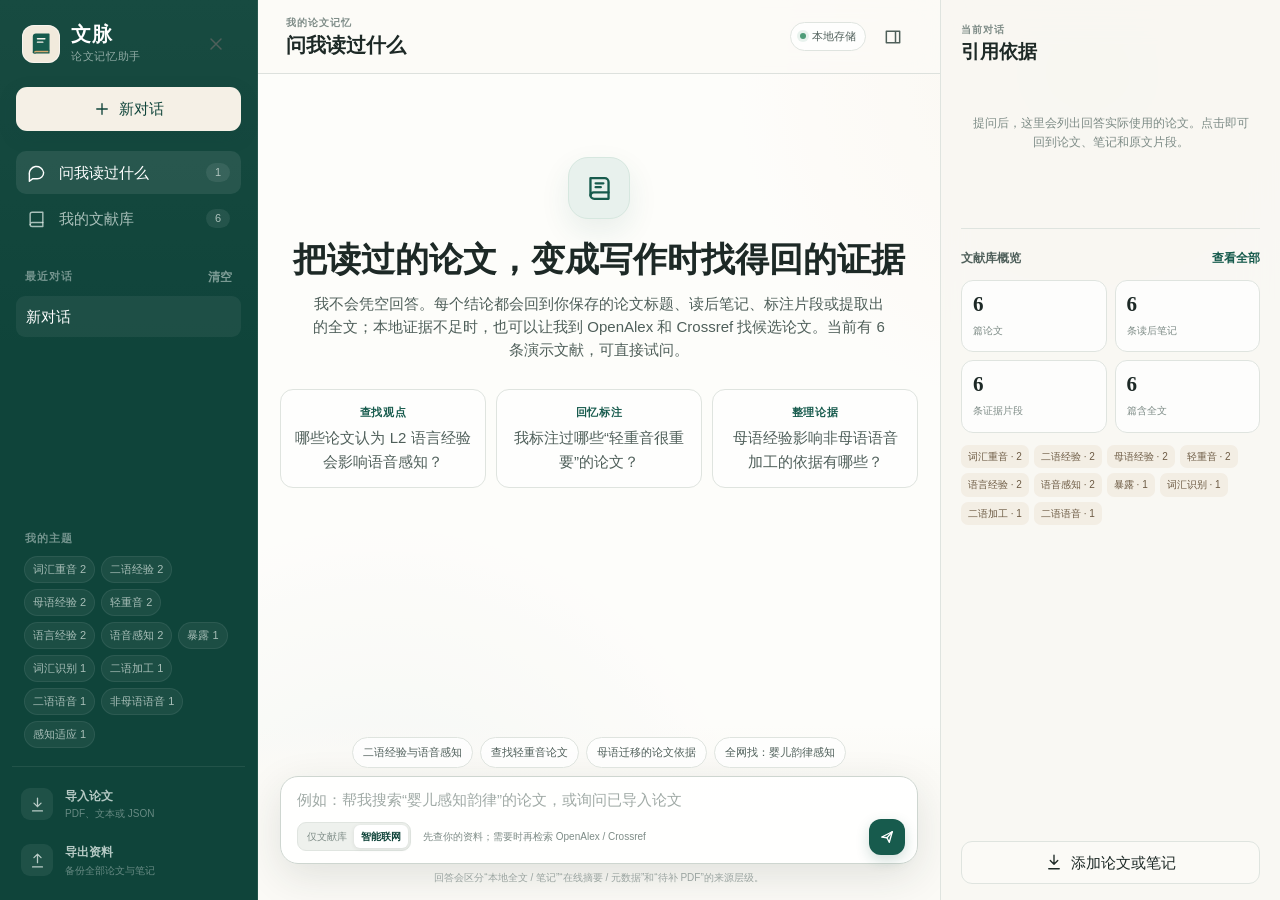
<file: index.html>
<!doctype html>
<html lang="zh-CN">
<head>
  <meta charset="utf-8">
  <meta name="viewport" content="width=device-width, initial-scale=1">
  <meta name="description" content="本地优先的论文记忆、检索与引用助手">
  <title>文脉 · 论文记忆助手</title>
  <link rel="stylesheet" href="./styles.css">
</head>
<body>
  <div class="app-shell" id="app">
    <aside class="sidebar" id="sidebar" aria-label="主导航">
      <div class="brand">
        <div class="brand-mark" aria-hidden="true">
          <svg viewBox="0 0 40 40" fill="none">
            <path d="M8 9.5C8 7.57 9.57 6 11.5 6H31v24H11.5A3.5 3.5 0 0 0 8 33.5v-24Z" fill="currentColor"/>
            <path d="M8 33.5A3.5 3.5 0 0 1 11.5 30H31v4H11.5A3.5 3.5 0 0 1 8 33.5Z" fill="#D7A86E"/>
            <path d="M14 13h11M14 18h8" stroke="#F8F4EC" stroke-width="2" stroke-linecap="round"/>
          </svg>
        </div>
        <div>
          <strong>文脉</strong>
          <span>论文记忆助手</span>
        </div>
        <button class="icon-button sidebar-close" id="sidebarClose" type="button" aria-label="关闭导航">
          <svg viewBox="0 0 24 24" aria-hidden="true"><path d="m6 6 12 12M18 6 6 18"/></svg>
        </button>
      </div>

      <button class="btn btn-primary new-chat-button" id="newChatButton" type="button">
        <svg viewBox="0 0 24 24" aria-hidden="true"><path d="M12 5v14M5 12h14"/></svg>
        新对话
      </button>

      <nav class="primary-nav" aria-label="功能">
        <button class="nav-item active" type="button" data-view="chat">
          <svg viewBox="0 0 24 24" aria-hidden="true"><path d="M21 12a8 8 0 0 1-8 8H7l-4 3v-8a8 8 0 1 1 18-3Z"/></svg>
          <span>问我读过什么</span>
          <span class="nav-count" id="chatCount">0</span>
        </button>
        <button class="nav-item" type="button" data-view="library">
          <svg viewBox="0 0 24 24" aria-hidden="true"><path d="M4 19.5A2.5 2.5 0 0 1 6.5 17H20V4H6.5A2.5 2.5 0 0 0 4 6.5v13Z"/><path d="M4 19.5A2.5 2.5 0 0 0 6.5 22H20v-5"/></svg>
          <span>我的文献库</span>
          <span class="nav-count" id="paperCount">0</span>
        </button>
      </nav>

      <section class="sidebar-section recent-section">
        <div class="section-label">
          <span>最近对话</span>
          <button class="text-button" id="clearChatsButton" type="button">清空</button>
        </div>
        <div class="recent-list" id="recentList"></div>
      </section>

      <section class="sidebar-section tag-section">
        <div class="section-label"><span>我的主题</span></div>
        <div class="tag-cloud" id="sidebarTags"></div>
      </section>

      <div class="sidebar-footer">
        <button class="sidebar-action" id="importTopButton" type="button">
          <span class="action-icon">
            <svg viewBox="0 0 24 24" aria-hidden="true"><path d="M12 3v12M7 10l5 5 5-5M5 21h14"/></svg>
          </span>
          <span><strong>导入论文</strong><small>PDF、文本或 JSON</small></span>
        </button>
        <button class="sidebar-action" id="exportButton" type="button">
          <span class="action-icon">
            <svg viewBox="0 0 24 24" aria-hidden="true"><path d="M12 15V3M7 8l5-5 5 5M5 21h14"/></svg>
          </span>
          <span><strong>导出资料</strong><small>备份全部论文与笔记</small></span>
        </button>
      </div>
    </aside>

    <div class="mobile-scrim" id="mobileScrim"></div>

    <main class="main">
      <header class="topbar">
        <button class="icon-button menu-button" id="menuButton" type="button" aria-label="打开导航">
          <svg viewBox="0 0 24 24" aria-hidden="true"><path d="M4 7h16M4 12h16M4 17h16"/></svg>
        </button>
        <div class="page-title">
          <span class="eyebrow">我的论文记忆</span>
          <h1 id="viewTitle">问我读过什么</h1>
        </div>
        <div class="topbar-actions">
          <span class="local-badge">
            <span class="status-dot"></span>
            本地存储
          </span>
          <button class="icon-button" id="asideToggle" type="button" aria-label="显示引用信息">
            <svg viewBox="0 0 24 24" aria-hidden="true"><path d="M4 5h16v14H4zM15 5v14"/></svg>
          </button>
        </div>
      </header>

      <section class="view chat-view active" id="chatView" aria-label="论文问答">
        <div class="chat-scroll" id="chatScroll">
          <div class="messages" id="messages"></div>
        </div>

        <div class="composer-wrap">
          <div class="quick-prompts" id="quickPrompts">
            <button type="button" data-prompt="二语语言经验在二语语音感知中有多重要？">二语经验与语音感知</button>
            <button type="button" data-prompt="哪些论文讨论了轻重音或词汇重音？">查找轻重音论文</button>
            <button type="button" data-prompt="母语经验如何影响非母语语音加工？">母语迁移的论文依据</button>
            <button type="button" data-prompt="帮我搜索跟婴儿感知韵律有关的论文">全网找：婴儿韵律感知</button>
          </div>
          <form class="composer" id="chatForm">
            <textarea id="chatInput" rows="1" placeholder="例如：帮我搜索“婴儿感知韵律”的论文，或询问已导入论文" aria-label="向论文库提问"></textarea>
            <div class="composer-footer">
              <div class="search-mode" role="group" aria-label="检索范围">
                <button type="button" data-search-mode="local">仅文献库</button>
                <button class="active" type="button" data-search-mode="smart">智能联网</button>
              </div>
              <span class="composer-hint">先查你的资料；需要时再检索 OpenAlex / Crossref</span>
              <button class="send-button" id="sendButton" type="submit" aria-label="发送">
                <svg viewBox="0 0 24 24" aria-hidden="true"><path d="m5 12 14-7-4 14-3-6-7-1Z"/><path d="m12 13 7-8"/></svg>
              </button>
            </div>
          </form>
          <p class="search-note">回答会区分“本地全文 / 笔记”“在线摘要 / 元数据”和“待补 PDF”的来源层级。</p>
        </div>
      </section>

      <section class="view library-view" id="libraryView" aria-label="文献库" hidden>
        <div class="library-toolbar">
          <label class="search-field">
            <svg viewBox="0 0 24 24" aria-hidden="true"><circle cx="11" cy="11" r="7"/><path d="m20 20-4-4"/></svg>
            <input id="librarySearch" type="search" placeholder="搜索标题、作者、主题或笔记">
          </label>
          <button class="btn btn-primary" id="importButton" type="button">
            <svg viewBox="0 0 24 24" aria-hidden="true"><path d="M12 5v14M5 12h14"/></svg>
            导入论文
          </button>
        </div>
        <div class="library-summary" id="librarySummary"></div>
        <div class="paper-grid" id="paperGrid"></div>
      </section>
    </main>

    <aside class="aside" id="aside" aria-label="引用与文献概览">
      <div class="aside-head">
        <div>
          <span class="eyebrow">当前对话</span>
          <h2>引用依据</h2>
        </div>
        <button class="icon-button aside-close" id="asideClose" type="button" aria-label="关闭引用信息">
          <svg viewBox="0 0 24 24" aria-hidden="true"><path d="m6 6 12 12M18 6 6 18"/></svg>
        </button>
      </div>
      <div class="citation-panel" id="citationPanel"></div>
      <div class="aside-divider"></div>
      <div class="coverage-panel">
        <div class="aside-section-title">
          <span>文献库概览</span>
          <button class="text-button" id="viewLibraryButton" type="button">查看全部</button>
        </div>
        <div class="coverage-stats" id="coverageStats"></div>
        <div class="coverage-tags" id="coverageTags"></div>
      </div>
      <div class="aside-footer">
        <button class="btn btn-secondary btn-block" id="importSideButton" type="button">
          <svg viewBox="0 0 24 24" aria-hidden="true"><path d="M12 3v12M7 10l5 5 5-5M5 21h14"/></svg>
          添加论文或笔记
        </button>
      </div>
    </aside>
  </div>

  <div class="modal-backdrop" id="importModal" hidden>
    <section class="modal" role="dialog" aria-modal="true" aria-labelledby="importTitle">
      <header class="modal-head">
        <div>
          <span class="eyebrow">建立可检索的记忆</span>
          <h2 id="importTitle">导入一篇论文</h2>
        </div>
        <button class="icon-button" id="closeImportButton" type="button" aria-label="关闭">
          <svg viewBox="0 0 24 24" aria-hidden="true"><path d="m6 6 12 12M18 6 6 18"/></svg>
        </button>
      </header>

      <div class="import-tabs" role="tablist">
        <button class="import-tab active" type="button" role="tab" aria-selected="true" data-import-tab="pdf">PDF / 文本</button>
        <button class="import-tab" type="button" role="tab" aria-selected="false" data-import-tab="manual">手动录入</button>
        <button class="import-tab" type="button" role="tab" aria-selected="false" data-import-tab="json">批量 JSON</button>
      </div>

      <div class="modal-body">
        <div class="import-pane active" id="importPanePdf">
          <label class="dropzone" id="dropzone">
            <input type="file" id="paperFileInput" accept=".pdf,.txt,.md,.json" multiple>
            <span class="dropzone-icon">
              <svg viewBox="0 0 24 24" aria-hidden="true"><path d="M12 16V4M7 9l5-5 5 5"/><path d="M5 15v5h14v-5"/></svg>
            </span>
            <strong>把论文拖到这里，或点击选择</strong>
            <span>支持 PDF、TXT、Markdown；文本会保存在本机浏览器中</span>
          </label>
          <div class="extract-status" id="extractStatus" aria-live="polite"></div>
          <div class="import-tip">
            <svg viewBox="0 0 24 24" aria-hidden="true"><path d="M12 22a10 10 0 1 0 0-20 10 10 0 0 0 0 20Z"/><path d="M12 16v-4M12 8h.01"/></svg>
            <p>PDF 导入会自动提取可复制文字；扫描版 PDF 需要 OCR，暂不能直接识别。导入后可继续补充作者、年份和自己的笔记。</p>
          </div>
        </div>

        <form class="import-pane" id="importPaneManual">
          <div class="form-grid">
            <label class="form-field span-2">
              <span>论文标题 *</span>
              <input id="manualTitle" name="title" required placeholder="例：Perceiving vowels in a second language">
            </label>
            <label class="form-field">
              <span>作者</span>
              <input id="manualAuthors" name="authors" placeholder="多位作者用逗号分隔">
            </label>
            <label class="form-field">
              <span>年份</span>
              <input id="manualYear" name="year" inputmode="numeric" placeholder="2024">
            </label>
            <label class="form-field span-2">
              <span>期刊 / 会议 / 出版社</span>
              <input id="manualVenue" name="venue" placeholder="例：Journal of Phonetics">
            </label>
            <label class="form-field span-2">
              <span>DOI / 链接</span>
              <input id="manualDoi" name="doi" placeholder="https://doi.org/...">
            </label>
            <label class="form-field span-2">
              <span>主题标签</span>
              <input id="manualTags" name="tags" placeholder="二语语音, 语言经验, 感知；用逗号分隔">
            </label>
            <label class="form-field span-2">
              <span>摘要 / 文章概要</span>
              <textarea id="manualAbstract" rows="4" placeholder="粘贴摘要，或用自己的话概括研究问题、方法和结论"></textarea>
            </label>
            <label class="form-field span-2">
              <span>读后笔记</span>
              <textarea id="manualNote" rows="4" placeholder="你真正想记住的是什么？建议写：结论、证据、局限、可用于论文的哪一段"></textarea>
            </label>
            <label class="form-field span-2">
              <span>关键证据片段</span>
              <textarea id="manualEvidence" rows="4" placeholder="粘贴原文，或写下这条证据支持/反驳的观点"></textarea>
            </label>
            <label class="form-field">
              <span>页码 / 章节</span>
              <input id="manualPage" name="page" placeholder="例：p. 12, Results">
            </label>
            <label class="form-field">
              <span>证据标签</span>
              <input id="manualEvidenceTags" name="evidenceTags" placeholder="例：支持, 语言经验">
            </label>
            <label class="form-field span-2">
              <span>论文正文（可选）</span>
              <textarea id="manualFullText" rows="6" placeholder="粘贴论文全文，之后可以全文检索。也可以稍后通过 PDF 导入。"></textarea>
            </label>
          </div>
          <div class="modal-actions">
            <button class="btn btn-secondary" type="button" id="clearManualForm">清空</button>
            <button class="btn btn-primary" type="submit">保存到文献库</button>
          </div>
        </form>

        <div class="import-pane" id="importPaneJson">
          <div class="json-actions">
            <label class="dropzone compact">
              <input type="file" id="jsonFileInput" accept=".json">
              <span class="dropzone-icon">
                <svg viewBox="0 0 24 24" aria-hidden="true"><path d="M12 16V4M7 9l5-5 5 5"/><path d="M5 15v5h14v-5"/></svg>
              </span>
              <strong>选择导出的 JSON 文件</strong>
              <span>会合并论文并跳过重复条目</span>
            </label>
            <button class="btn btn-secondary" type="button" id="downloadJsonButton">下载当前文献库</button>
          </div>
          <label class="form-field json-paste">
            <span>或直接粘贴 JSON</span>
            <textarea id="jsonPaste" rows="14" placeholder='{"papers": [...]}'></textarea>
          </label>
          <div class="modal-actions">
            <button class="btn btn-primary" type="button" id="importPastedJson">导入 JSON</button>
          </div>
        </div>
      </div>
    </section>
  </div>

  <div class="modal-backdrop" id="reviewModal" hidden>
    <section class="modal modal-wide" role="dialog" aria-modal="true" aria-labelledby="reviewTitle">
      <header class="modal-head">
        <div>
          <span class="eyebrow">逐条核对来源</span>
          <h2 id="reviewTitle">导入结果</h2>
        </div>
        <button class="icon-button" id="closeReviewButton" type="button" aria-label="关闭">
          <svg viewBox="0 0 24 24" aria-hidden="true"><path d="m6 6 12 12M18 6 6 18"/></svg>
        </button>
      </header>
      <div class="modal-body review-body" id="reviewBody"></div>
    </section>
  </div>

  <div class="drawer-backdrop" id="drawerBackdrop" hidden></div>
  <aside class="paper-drawer" id="paperDrawer" aria-label="论文详情" hidden>
    <div class="drawer-head">
      <span class="eyebrow">论文详情</span>
      <button class="icon-button" id="closeDrawerButton" type="button" aria-label="关闭">
        <svg viewBox="0 0 24 24" aria-hidden="true"><path d="m6 6 12 12M18 6 6 18"/></svg>
      </button>
    </div>
    <div class="drawer-content" id="drawerContent"></div>
  </aside>

  <div class="toast-region" id="toastRegion" aria-live="polite"></div>

  <script type="module" src="./app.js"></script>
</body>
</html>
</file>
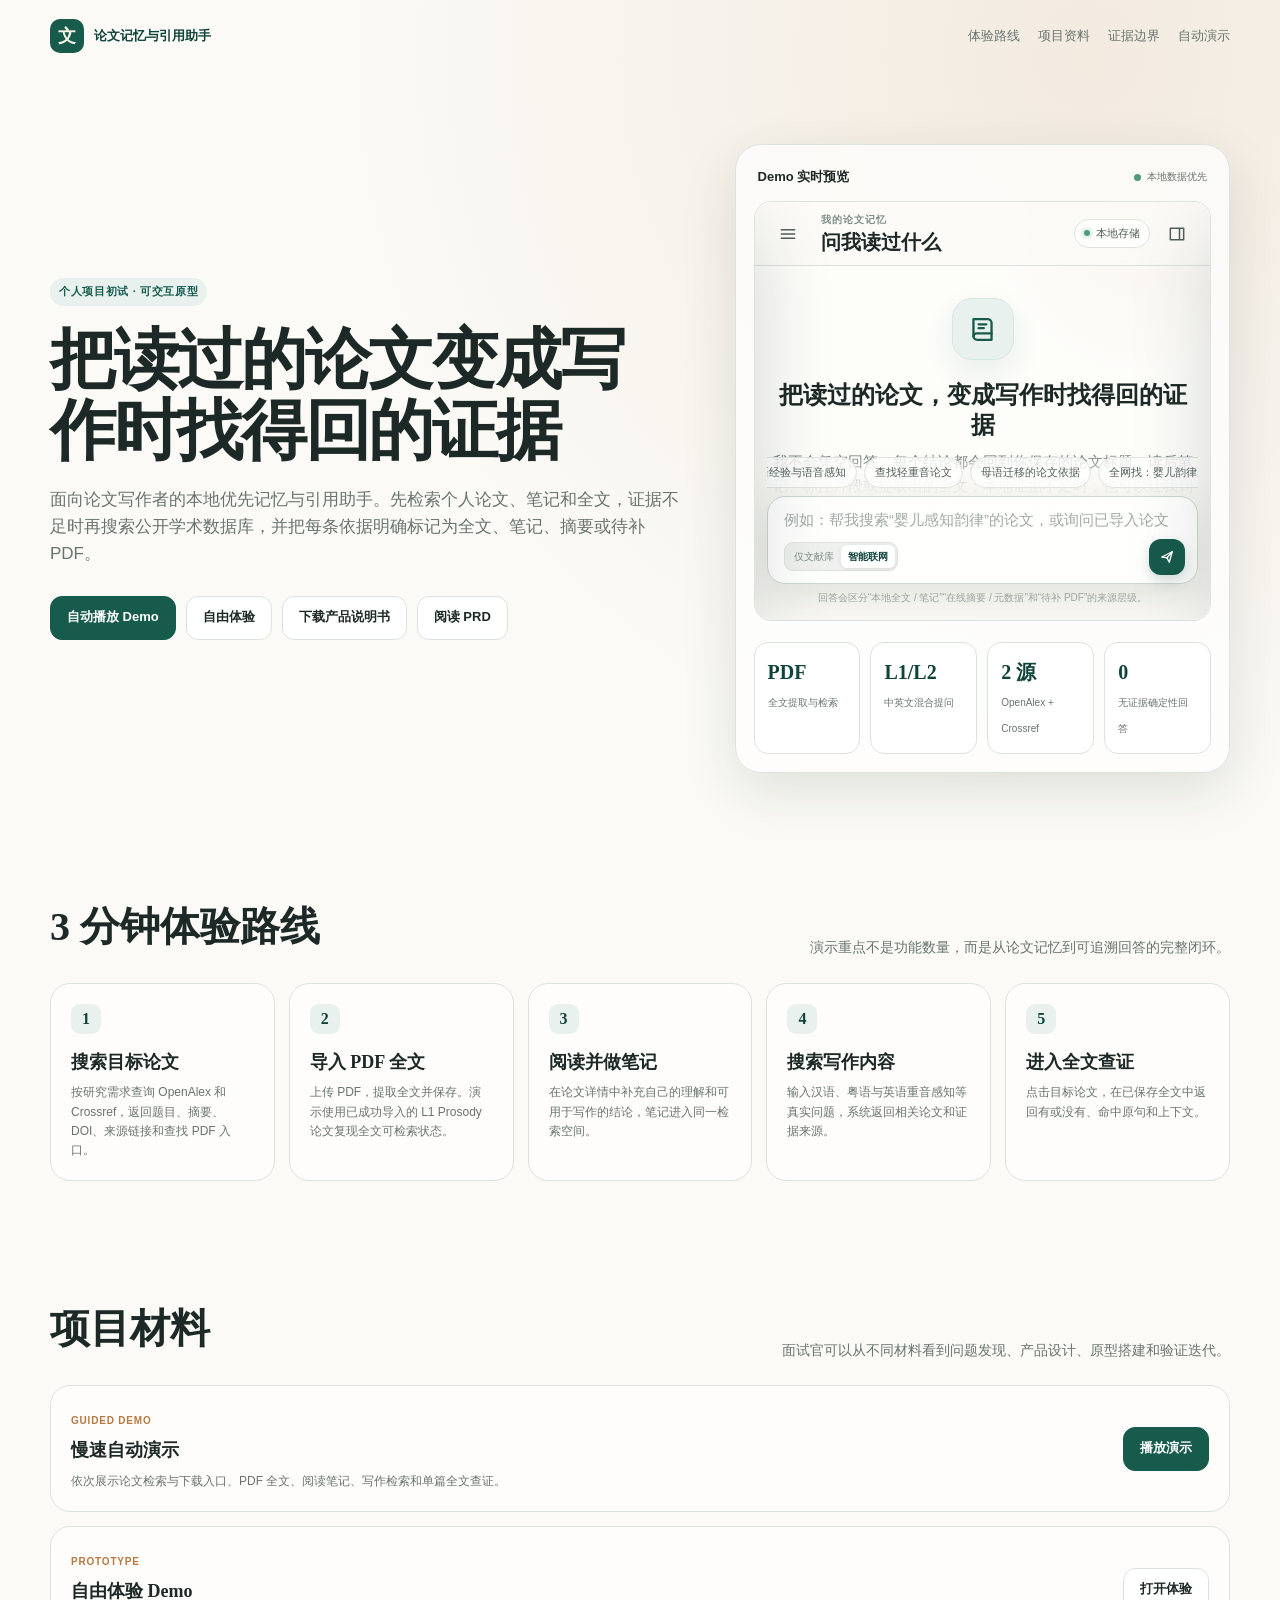
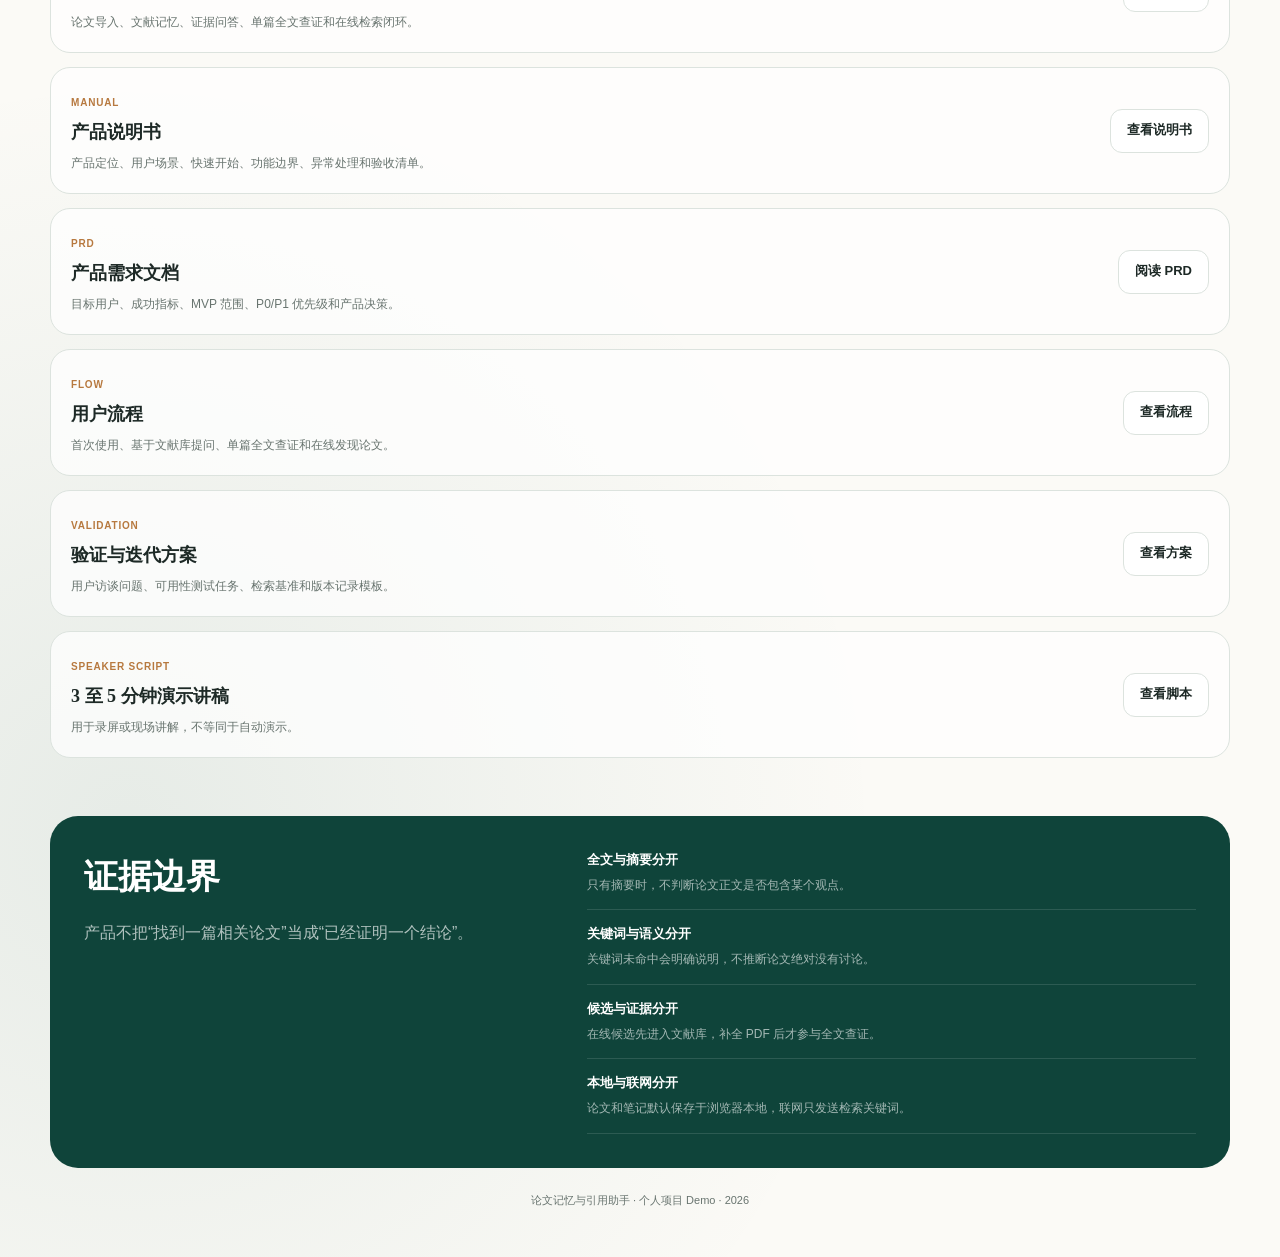
<file: demo.html>
<!doctype html>
<html lang="zh-CN">
<head>
  <meta charset="utf-8">
  <meta name="viewport" content="width=device-width, initial-scale=1">
  <meta name="description" content="论文记忆与引用助手项目 Demo、产品说明书、PRD 与用户流程">
  <title>论文记忆与引用助手 Demo</title>
  <style>
    :root {
      --ink: #1d2926;
      --muted: #68746f;
      --line: #dce3de;
      --paper: #fbfaf6;
      --white: #fff;
      --forest: #175b4d;
      --forest-dark: #0f443a;
      --forest-soft: #e8f1ed;
      --ochre: #b7793f;
      --ochre-soft: #f8eee1;
      --shadow: 0 18px 55px rgba(21, 40, 34, 0.12);
      --radius: 20px;
      font-family: -apple-system, BlinkMacSystemFont, "Segoe UI", "PingFang SC", "Hiragino Sans GB", sans-serif;
    }
    * { box-sizing: border-box; }
    html { scroll-behavior: smooth; }
    body {
      margin: 0;
      color: var(--ink);
      background:
        radial-gradient(circle at 85% 2%, rgba(183, 121, 63, 0.12), transparent 25%),
        radial-gradient(circle at 10% 85%, rgba(23, 91, 77, 0.09), transparent 28%),
        var(--paper);
      line-height: 1.6;
      -webkit-font-smoothing: antialiased;
    }
    a { color: inherit; }
    .shell { width: min(1180px, calc(100% - 40px)); margin: 0 auto; }
    .nav {
      display: flex;
      align-items: center;
      gap: 18px;
      height: 72px;
      color: var(--muted);
      font-size: 13px;
    }
    .brand {
      display: flex;
      align-items: center;
      gap: 10px;
      color: var(--forest-dark);
      font-weight: 750;
      text-decoration: none;
    }
    .brand-mark {
      display: grid;
      place-items: center;
      width: 34px;
      height: 34px;
      color: #f9f4e9;
      background: var(--forest);
      border-radius: 10px;
      font-family: Georgia, serif;
      font-size: 18px;
    }
    .nav-links { display: flex; gap: 18px; margin-left: auto; }
    .nav a { text-decoration: none; }
    .nav a:hover { color: var(--forest); }
    .hero {
      display: grid;
      grid-template-columns: 1.12fr 0.88fr;
      gap: 54px;
      align-items: center;
      padding: 72px 0 64px;
    }
    .eyebrow {
      display: inline-flex;
      align-items: center;
      gap: 7px;
      padding: 5px 9px;
      color: var(--forest);
      background: var(--forest-soft);
      border-radius: 999px;
      font-size: 11px;
      font-weight: 750;
      letter-spacing: .06em;
    }
    h1, h2, h3 { margin: 0; font-family: "Iowan Old Style", "Songti SC", Georgia, serif; }
    h1 {
      margin-top: 18px;
      font-size: clamp(38px, 5.5vw, 66px);
      line-height: 1.08;
      letter-spacing: -.035em;
    }
    .hero-copy { max-width: 660px; margin-top: 20px; color: var(--muted); font-size: 17px; }
    .hero-actions { display: flex; flex-wrap: wrap; gap: 10px; margin-top: 28px; }
    .button {
      display: inline-flex;
      align-items: center;
      justify-content: center;
      min-height: 44px;
      padding: 10px 16px;
      color: var(--ink);
      background: var(--white);
      border: 1px solid var(--line);
      border-radius: 12px;
      font-size: 13px;
      font-weight: 700;
      text-decoration: none;
      transition: .18s ease;
    }
    .button:hover { transform: translateY(-1px); box-shadow: 0 9px 24px rgba(21, 40, 34, .1); }
    .button.primary { color: #fff; background: var(--forest); border-color: var(--forest); }
    .button.primary:hover { background: var(--forest-dark); }
    .hero-panel {
      padding: 18px;
      background: rgba(255, 255, 255, .72);
      border: 1px solid var(--line);
      border-radius: 26px;
      box-shadow: var(--shadow);
    }
    .hero-panel-head { display: flex; align-items: center; justify-content: space-between; padding: 4px 4px 13px; }
    .hero-panel-head strong { font-size: 13px; }
    .live-dot { display: inline-flex; align-items: center; gap: 6px; color: var(--muted); font-size: 10px; }
    .live-dot::before { width: 7px; height: 7px; background: #4d9b78; border-radius: 50%; content: ""; }
    .demo-frame {
      width: 100%;
      height: 420px;
      background: var(--paper);
      border: 1px solid var(--line);
      border-radius: 17px;
    }
    .metrics {
      display: grid;
      grid-template-columns: repeat(4, 1fr);
      gap: 10px;
      margin-top: 14px;
    }
    .metric { padding: 13px; background: var(--white); border: 1px solid var(--line); border-radius: 14px; }
    .metric strong { display: block; color: var(--forest-dark); font-size: 20px; font-family: Georgia, serif; }
    .metric span { color: var(--muted); font-size: 10px; }
    section { padding: 58px 0; }
    .section-head { display: flex; align-items: end; justify-content: space-between; gap: 24px; margin-bottom: 24px; }
    .section-head h2 { font-size: clamp(28px, 4vw, 40px); }
    .section-head p { max-width: 520px; margin: 0; color: var(--muted); font-size: 14px; }
    .steps, .artifacts { display: grid; gap: 14px; }
    .steps { grid-template-columns: repeat(auto-fit, minmax(190px, 1fr)); }
    .step, .artifact {
      padding: 20px;
      background: rgba(255, 255, 255, .74);
      border: 1px solid var(--line);
      border-radius: var(--radius);
    }
    .step-number {
      display: grid;
      place-items: center;
      width: 30px;
      height: 30px;
      margin-bottom: 14px;
      color: var(--forest-dark);
      background: var(--forest-soft);
      border-radius: 9px;
      font-family: Georgia, serif;
      font-weight: 700;
    }
    .step h3, .artifact h3 { margin-bottom: 7px; font-size: 18px; }
    .step p, .artifact p { margin: 0; color: var(--muted); font-size: 12px; }
    .artifact {
      display: grid;
      grid-template-columns: minmax(0, 1fr) auto;
      align-items: center;
      gap: 20px;
      text-decoration: none;
      transition: .18s ease;
    }
    .artifact:hover { border-color: #aebfb7; transform: translateY(-2px); }
    .artifact .button { white-space: nowrap; }
    .artifact-tag {
      display: inline-block;
      margin-bottom: 7px;
      color: var(--ochre);
      font-size: 10px;
      font-weight: 800;
      letter-spacing: .08em;
      text-transform: uppercase;
    }
    .boundary {
      display: grid;
      grid-template-columns: .85fr 1.15fr;
      gap: 52px;
      padding: 34px;
      background: var(--forest-dark);
      border-radius: 28px;
      color: #fff;
    }
    .boundary h2 { font-size: 34px; }
    .boundary p { color: rgba(255, 255, 255, .67); }
    .boundary-list { display: grid; gap: 14px; }
    .boundary-item { padding-bottom: 13px; border-bottom: 1px solid rgba(255, 255, 255, .12); }
    .boundary-item strong { display: block; font-size: 13px; }
    .boundary-item span { color: rgba(255, 255, 255, .62); font-size: 12px; }
    footer { padding: 24px 0 48px; color: var(--muted); font-size: 11px; text-align: center; }
    @media (max-width: 900px) {
      .hero { grid-template-columns: 1fr; padding-top: 44px; }
      .steps { grid-template-columns: repeat(2, 1fr); }
      .metrics { grid-template-columns: repeat(2, 1fr); }
      .boundary { grid-template-columns: 1fr; }
    }
    @media (max-width: 620px) {
      .shell { width: min(100% - 24px, 1180px); }
      .nav-links { display: none; }
      .hero { gap: 30px; padding-top: 28px; }
      .demo-frame { height: 360px; }
      .steps { grid-template-columns: 1fr; }
      .section-head { display: block; }
      .section-head p { margin-top: 9px; }
      .artifact { grid-template-columns: 1fr; }
      .artifact .button { width: 100%; }
      .boundary { padding: 25px; }
    }
  </style>
</head>
<body>
  <header class="shell nav">
    <a class="brand" href="./demo.html"><span class="brand-mark">文</span>论文记忆与引用助手</a>
    <nav class="nav-links">
      <a href="#flow">体验路线</a>
      <a href="#materials">项目资料</a>
      <a href="#boundary">证据边界</a>
      <a href="./guided-demo.html?autoplay=1">自动演示</a>
    </nav>
  </header>

  <main>
    <section class="shell hero">
      <div>
        <span class="eyebrow">个人项目初试 · 可交互原型</span>
        <h1>把读过的论文变成写作时找得回的证据</h1>
        <p class="hero-copy">面向论文写作者的本地优先记忆与引用助手。先检索个人论文、笔记和全文，证据不足时再搜索公开学术数据库，并把每条依据明确标记为全文、笔记、摘要或待补 PDF。</p>
        <div class="hero-actions">
          <a class="button primary" href="./guided-demo.html?autoplay=1">自动播放 Demo</a>
          <a class="button" href="./index.html">自由体验</a>
          <a class="button" href="./docs/论文记忆与引用助手产品说明书.docx">下载产品说明书</a>
          <a class="button" href="./docs/PRD.md">阅读 PRD</a>
        </div>
      </div>
      <div class="hero-panel">
        <div class="hero-panel-head">
          <strong>Demo 实时预览</strong>
          <span class="live-dot">本地数据优先</span>
        </div>
        <iframe class="demo-frame" src="./index.html?demo=1" title="论文记忆与引用助手实时 Demo"></iframe>
        <div class="metrics">
          <div class="metric"><strong>PDF</strong><span>全文提取与检索</span></div>
          <div class="metric"><strong>L1/L2</strong><span>中英文混合提问</span></div>
          <div class="metric"><strong>2 源</strong><span>OpenAlex + Crossref</span></div>
          <div class="metric"><strong>0</strong><span>无证据确定性回答</span></div>
        </div>
      </div>
    </section>

    <section class="shell" id="flow">
      <div class="section-head">
        <h2>3 分钟体验路线</h2>
        <p>演示重点不是功能数量，而是从论文记忆到可追溯回答的完整闭环。</p>
      </div>
      <div class="steps">
        <article class="step">
          <span class="step-number">1</span>
          <h3>搜索目标论文</h3>
          <p>按研究需求查询 OpenAlex 和 Crossref，返回题目、摘要、DOI、来源链接和查找 PDF 入口。</p>
        </article>
        <article class="step">
          <span class="step-number">2</span>
          <h3>导入 PDF 全文</h3>
          <p>上传 PDF，提取全文并保存。演示使用已成功导入的 L1 Prosody 论文复现全文可检索状态。</p>
        </article>
        <article class="step">
          <span class="step-number">3</span>
          <h3>阅读并做笔记</h3>
          <p>在论文详情中补充自己的理解和可用于写作的结论，笔记进入同一检索空间。</p>
        </article>
        <article class="step">
          <span class="step-number">4</span>
          <h3>搜索写作内容</h3>
          <p>输入汉语、粤语与英语重音感知等真实问题，系统返回相关论文和证据来源。</p>
        </article>
        <article class="step">
          <span class="step-number">5</span>
          <h3>进入全文查证</h3>
          <p>点击目标论文，在已保存全文中返回有或没有、命中原句和上下文。</p>
        </article>
      </div>
    </section>

    <section class="shell" id="materials">
      <div class="section-head">
        <h2>项目材料</h2>
        <p>面试官可以从不同材料看到问题发现、产品设计、原型搭建和验证迭代。</p>
      </div>
      <div class="artifacts">
        <a class="artifact" href="./guided-demo.html?autoplay=1">
          <div><span class="artifact-tag">Guided Demo</span><h3>慢速自动演示</h3><p>依次展示论文检索与下载入口、PDF 全文、阅读笔记、写作检索和单篇全文查证。</p></div>
          <span class="button primary">播放演示</span>
        </a>
        <a class="artifact" href="./index.html">
          <div><span class="artifact-tag">Prototype</span><h3>自由体验 Demo</h3><p>论文导入、文献记忆、证据问答、单篇全文查证和在线检索闭环。</p></div>
          <span class="button">打开体验</span>
        </a>
        <a class="artifact" href="./docs/论文记忆与引用助手产品说明书.docx">
          <div><span class="artifact-tag">Manual</span><h3>产品说明书</h3><p>产品定位、用户场景、快速开始、功能边界、异常处理和验收清单。</p></div>
          <span class="button">查看说明书</span>
        </a>
        <a class="artifact" href="./docs/PRD.md">
          <div><span class="artifact-tag">PRD</span><h3>产品需求文档</h3><p>目标用户、成功指标、MVP 范围、P0/P1 优先级和产品决策。</p></div>
          <span class="button">阅读 PRD</span>
        </a>
        <a class="artifact" href="./docs/USER_FLOW.md">
          <div><span class="artifact-tag">Flow</span><h3>用户流程</h3><p>首次使用、基于文献库提问、单篇全文查证和在线发现论文。</p></div>
          <span class="button">查看流程</span>
        </a>
        <a class="artifact" href="./docs/VALIDATION_PLAN.md">
          <div><span class="artifact-tag">Validation</span><h3>验证与迭代方案</h3><p>用户访谈问题、可用性测试任务、检索基准和版本记录模板。</p></div>
          <span class="button">查看方案</span>
        </a>
        <a class="artifact" href="./docs/DEMO_SCRIPT.md">
          <div><span class="artifact-tag">Speaker Script</span><h3>3 至 5 分钟演示讲稿</h3><p>用于录屏或现场讲解，不等同于自动演示。</p></div>
          <span class="button">查看脚本</span>
        </a>
      </div>
    </section>

    <section class="shell boundary" id="boundary">
      <div>
        <h2>证据边界</h2>
        <p>产品不把“找到一篇相关论文”当成“已经证明一个结论”。</p>
      </div>
      <div class="boundary-list">
        <div class="boundary-item"><strong>全文与摘要分开</strong><span>只有摘要时，不判断论文正文是否包含某个观点。</span></div>
        <div class="boundary-item"><strong>关键词与语义分开</strong><span>关键词未命中会明确说明，不推断论文绝对没有讨论。</span></div>
        <div class="boundary-item"><strong>候选与证据分开</strong><span>在线候选先进入文献库，补全 PDF 后才参与全文查证。</span></div>
        <div class="boundary-item"><strong>本地与联网分开</strong><span>论文和笔记默认保存于浏览器本地，联网只发送检索关键词。</span></div>
      </div>
    </section>
  </main>

  <footer>论文记忆与引用助手 · 个人项目 Demo · 2026</footer>
</body>
</html>
</file>
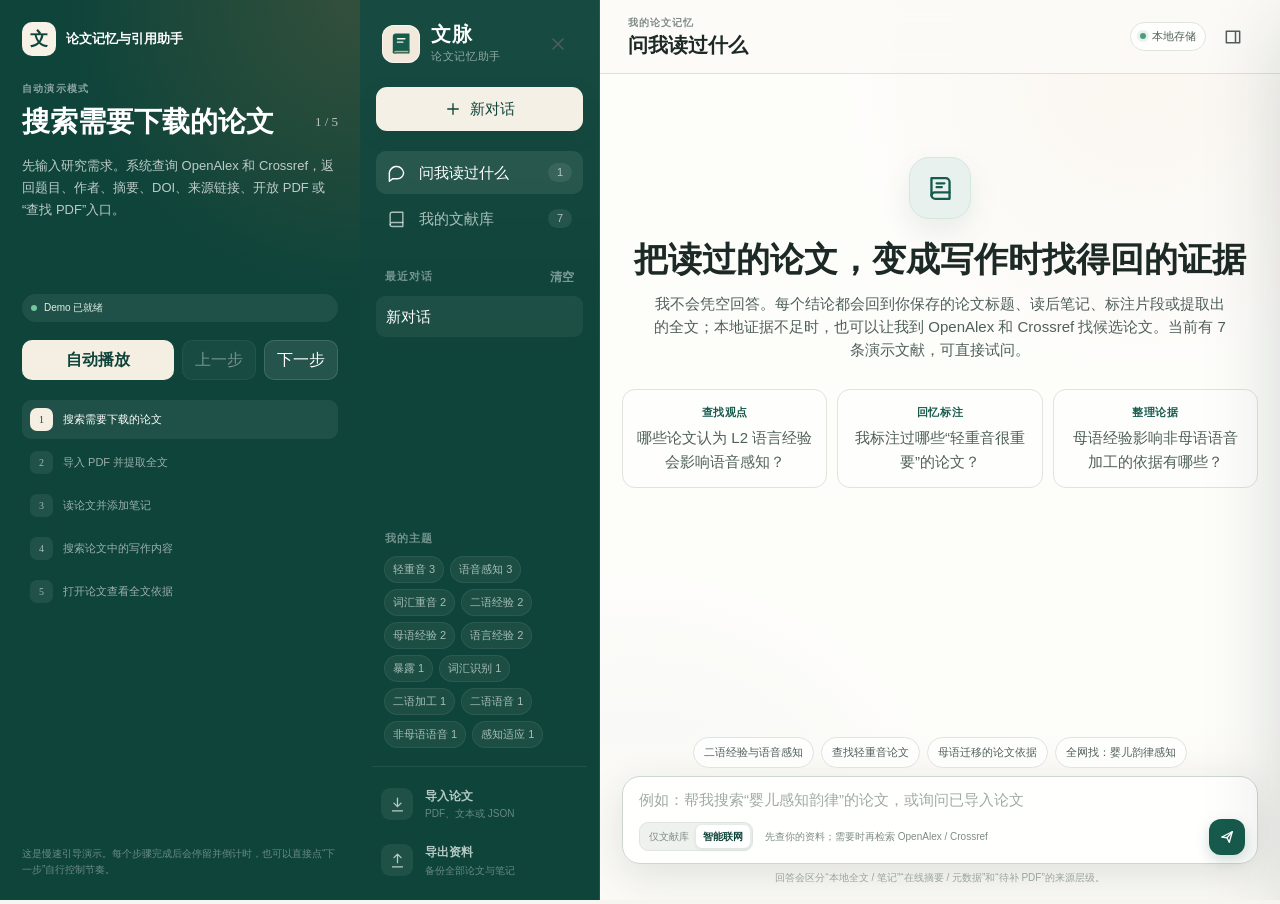
<file: guided-demo.html>
<!doctype html>
<html lang="zh-CN">
<head>
  <meta charset="utf-8">
  <meta name="viewport" content="width=device-width, initial-scale=1">
  <meta name="description" content="论文记忆与引用助手自动演示">
  <title>论文记忆与引用助手自动演示</title>
  <style>
    :root {
      --ink: #1d2926;
      --muted: #71807a;
      --line: #d9e1dc;
      --paper: #f7f5ef;
      --forest: #175b4d;
      --forest-dark: #0f443a;
      --forest-soft: #e5f0eb;
      --ochre: #b7793f;
      --ochre-soft: #f8eee1;
      font-family: -apple-system, BlinkMacSystemFont, "Segoe UI", "PingFang SC", "Hiragino Sans GB", sans-serif;
    }
    * { box-sizing: border-box; }
    [hidden] { display: none !important; }
    html, body { height: 100%; margin: 0; }
    body { color: var(--ink); background: var(--paper); overflow: hidden; }
    button, iframe { font: inherit; }
    .layout {
      display: grid;
      grid-template-columns: 360px minmax(0, 1fr);
      height: 100vh;
    }
    .narrator {
      display: flex;
      flex-direction: column;
      min-height: 0;
      padding: 22px;
      color: #fff;
      background:
        radial-gradient(circle at 100% 0, rgba(183, 121, 63, .22), transparent 30%),
        var(--forest-dark);
    }
    .brand { display: flex; align-items: center; gap: 10px; margin-bottom: 26px; font-size: 13px; font-weight: 750; }
    .brand-mark { display: grid; place-items: center; width: 34px; height: 34px; color: var(--forest-dark); background: #f7f1e6; border-radius: 10px; font-family: Georgia, serif; font-size: 18px; }
    .demo-label { color: rgba(255,255,255,.52); font-size: 10px; font-weight: 750; letter-spacing: .12em; text-transform: uppercase; }
    .progress-row { display: flex; align-items: center; justify-content: space-between; gap: 14px; margin-top: 8px; }
    h1 { margin: 0; font-family: "Iowan Old Style", "Songti SC", Georgia, serif; font-size: 28px; line-height: 1.25; }
    .progress { color: rgba(255,255,255,.68); font-family: Georgia, serif; font-size: 13px; }
    .narration { min-height: 118px; margin-top: 16px; color: rgba(255,255,255,.72); font-size: 13px; line-height: 1.7; }
    .status { display: inline-flex; align-items: center; gap: 7px; min-height: 28px; margin-top: 8px; padding: 5px 9px; color: #dceee6; background: rgba(255,255,255,.07); border-radius: 999px; font-size: 10px; }
    .status::before { width: 6px; height: 6px; background: #74c69d; border-radius: 50%; content: ""; }
    .controls { display: grid; grid-template-columns: 1fr auto auto; gap: 8px; margin-top: 18px; }
    .controls button {
      min-height: 40px;
      padding: 8px 12px;
      color: #fff;
      background: rgba(255,255,255,.09);
      border: 1px solid rgba(255,255,255,.13);
      border-radius: 10px;
      cursor: pointer;
    }
    .controls button.primary { color: var(--forest-dark); background: #f5efe3; border-color: transparent; font-weight: 750; }
    .controls button:disabled { cursor: not-allowed; opacity: .42; }
    .step-list { display: grid; gap: 4px; margin-top: 20px; overflow-y: auto; }
    .step-button {
      display: grid;
      grid-template-columns: 25px minmax(0, 1fr);
      align-items: center;
      gap: 8px;
      padding: 8px;
      color: rgba(255,255,255,.58);
      background: transparent;
      border: 0;
      border-radius: 9px;
      cursor: pointer;
      text-align: left;
      font-size: 11px;
    }
    .step-button:hover, .step-button.active { color: #fff; background: rgba(255,255,255,.07); }
    .step-index { display: grid; place-items: center; width: 23px; height: 23px; background: rgba(255,255,255,.08); border-radius: 7px; font-family: Georgia, serif; font-size: 10px; }
    .step-button.active .step-index { color: var(--forest-dark); background: #f5efe3; }
    .note { margin-top: auto; padding-top: 16px; color: rgba(255,255,255,.38); font-size: 10px; line-height: 1.6; }
    .stage { position: relative; min-width: 0; background: #eef0ec; }
    .stage::before { position: absolute; inset: 0; pointer-events: none; background: radial-gradient(circle at 80% 10%, rgba(183,121,63,.1), transparent 28%); content: ""; }
    iframe { position: relative; z-index: 1; width: 100%; height: 100%; border: 0; background: #fbfaf6; }
    .protocol-warning {
      position: absolute;
      inset: 0;
      z-index: 4;
      display: grid;
      place-items: center;
      padding: 28px;
      background: rgba(247, 245, 239, .96);
      text-align: center;
    }
    .protocol-warning-card {
      max-width: 520px;
      padding: 28px;
      background: #fff;
      border: 1px solid var(--line);
      border-radius: 20px;
      box-shadow: 0 18px 50px rgba(21, 40, 34, .12);
    }
    .protocol-warning h2 {
      margin: 0 0 10px;
      color: var(--forest-dark);
      font-family: "Iowan Old Style", "Songti SC", Georgia, serif;
      font-size: 25px;
    }
    .protocol-warning p {
      margin: 0 0 16px;
      color: var(--muted);
      font-size: 13px;
      line-height: 1.7;
    }
    .protocol-warning a {
      display: inline-flex;
      align-items: center;
      justify-content: center;
      min-height: 42px;
      padding: 9px 14px;
      color: #fff;
      background: var(--forest);
      border-radius: 11px;
      font-size: 12px;
      font-weight: 750;
      text-decoration: none;
    }
    @media (max-width: 900px) {
      body { overflow: auto; }
      .layout {
        grid-template-columns: 1fr;
        grid-template-rows: minmax(430px, 68vh) auto;
        height: auto;
        min-height: 100vh;
      }
      .stage {
        grid-row: 1;
        min-height: 68vh;
      }
      iframe { min-height: 68vh; }
      .narrator {
        grid-row: 2;
        min-height: auto;
      }
      .narration { min-height: auto; }
      .step-list { max-height: 310px; }
      .note { margin-top: 16px; }
    }
  </style>
</head>
<body>
  <main class="layout">
    <aside class="narrator">
      <div class="brand"><span class="brand-mark">文</span>论文记忆与引用助手</div>
      <span class="demo-label">自动演示模式</span>
      <div class="progress-row">
        <h1 id="stepTitle">准备演示</h1>
        <span class="progress" id="stepProgress">1 / 6</span>
      </div>
      <p class="narration" id="stepNarration">右侧使用独立演示数据库，不会影响你的真实论文和笔记。</p>
      <span class="status" id="stepStatus">等待开始</span>
      <div class="controls">
        <button class="primary" id="playButton" type="button">自动播放</button>
        <button id="prevButton" type="button" disabled>上一步</button>
        <button id="nextButton" type="button">下一步</button>
      </div>
      <div class="step-list" id="stepList"></div>
      <div class="note">这是慢速引导演示。每个步骤完成后会停留并倒计时，也可以直接点“下一步”自行控制节奏。</div>
    </aside>
    <section class="stage">
      <div class="protocol-warning" id="protocolWarning" hidden>
        <div class="protocol-warning-card">
          <h2>请通过本地服务器打开</h2>
          <p>当前地址以 file:// 开头，浏览器无法加载右侧的模块化 Demo。请先运行 start.command，然后打开下面的服务器地址。</p>
          <a href="http://127.0.0.1:8765/guided-demo.html?autoplay=1">打开服务器版自动演示</a>
        </div>
      </div>
      <iframe id="demoFrame" src="./index.html?demo=1" title="论文记忆与引用助手自动演示"></iframe>
    </section>
  </main>

  <script>
    const demoFrame = document.getElementById('demoFrame');
    const stepTitle = document.getElementById('stepTitle');
    const stepNarration = document.getElementById('stepNarration');
    const stepProgress = document.getElementById('stepProgress');
    const stepStatus = document.getElementById('stepStatus');
    const playButton = document.getElementById('playButton');
    const prevButton = document.getElementById('prevButton');
    const nextButton = document.getElementById('nextButton');
    const stepList = document.getElementById('stepList');
    const protocolWarning = document.getElementById('protocolWarning');
    const isLocalFile = window.location.protocol === 'file:';
    let currentStep = 0;
    let running = false;
    if (isLocalFile) {
      protocolWarning.hidden = false;
      demoFrame.src = 'about:blank';
      stepStatus.textContent = '需要通过本地服务器打开';
    }

    const delay = (ms) => new Promise((resolve) => setTimeout(resolve, ms));

    function frameDocument() {
      return demoFrame.contentDocument;
    }

    async function waitFor(predicate, timeout = 20000) {
      const startedAt = Date.now();
      while (Date.now() - startedAt < timeout) {
        try {
          if (predicate()) return true;
        } catch {}
        await delay(160);
      }
      throw new Error('演示步骤超时，请刷新后重试');
    }

    async function waitForApp() {
      await waitFor(() => {
        const doc = frameDocument();
        return doc && doc.getElementById('chatInput') && doc.getElementById('sendButton');
      }, 20000);
      await delay(500);
    }

    function setValue(element, value) {
      const frameWindow = demoFrame.contentWindow;
      const prototype = element.tagName === 'TEXTAREA'
        ? frameWindow.HTMLTextAreaElement.prototype
        : frameWindow.HTMLInputElement.prototype;
      const setter = Object.getOwnPropertyDescriptor(prototype, 'value').set;
      setter.call(element, value);
      element.dispatchEvent(new frameWindow.Event('input', { bubbles: true }));
    }

    async function askQuestion(question) {
      const doc = frameDocument();
      const input = doc.getElementById('chatInput');
      const send = doc.getElementById('sendButton');
      setValue(input, question);
      await delay(120);
      send.click();
      await delay(350);
      await waitFor(() => !doc.getElementById('sendButton').disabled && !doc.querySelector('.loading-answer'), 25000);
    }

    async function clickFreshChat() {
      const doc = frameDocument();
      doc.getElementById('newChatButton').click();
      await delay(450);
    }

    async function openLibraryPaper() {
      const doc = frameDocument();
      const libraryButton = doc.querySelector('[data-view="library"]');
      libraryButton.click();
      await waitFor(() => !doc.getElementById('libraryView').hidden, 8000);
      const search = doc.getElementById('librarySearch');
      setValue(search, 'L1 Prosody');
      await waitFor(() => doc.querySelectorAll('.paper-card').length > 0, 8000);
      const cards = [...doc.querySelectorAll('.paper-card')];
      const showcase = cards.find((card) => /L1 Prosody|Cantonese|Mandarin|本地 PDF/i.test(card.textContent || ''));
      (showcase || cards[0]).click();
      await waitFor(() => {
        const drawer = doc.getElementById('paperDrawer');
        return drawer && !drawer.hidden && drawer.querySelector('.fulltext-preview');
      }, 8000);
      await delay(800);
      await highlightElement('.fulltext-preview', 3000, true);
    }

    async function addPaperNote(note) {
      const doc = frameDocument();
      await waitFor(() => doc.querySelector('.add-note-form textarea[name="note"]'));
      const textarea = doc.querySelector('.add-note-form textarea[name="note"]');
      textarea.scrollIntoView({ behavior: 'smooth', block: 'center' });
      await delay(1200);
      let typed = '';
      for (const character of note) {
        typed += character;
        setValue(textarea, typed);
        await delay(38);
      }
      await delay(1200);
      doc.querySelector('.add-note-form').requestSubmit();
      await waitFor(() => [...doc.querySelectorAll('.note-card')].some((card) => card.textContent.includes(note)), 8000);
      await highlightElement('.note-card:last-of-type', 2800, true);
    }

    async function openFirstCitation() {
      const doc = frameDocument();
      await waitFor(() => doc.querySelector('.citation-card [data-paper-id]'));
      const button = doc.querySelector('.citation-card [data-paper-id]');
      button.click();
      await waitFor(() => {
        const drawer = doc.getElementById('paperDrawer');
        return drawer && !drawer.hidden;
      }, 8000);
      await highlightElement('#paperDrawer', 2200, false);
    }

    async function queryPaperFullText(question) {
      const doc = frameDocument();
      await waitFor(() => doc.querySelector('.paper-query-form input'));
      const input = doc.querySelector('.paper-query-form input');
      setValue(input, question);
      doc.querySelector('.paper-query-form').requestSubmit();
      await waitFor(() => doc.querySelector('.paper-query-results .source-hit, .paper-query-results .no-results'), 10000);
      await highlightElement('.paper-search-hits', 3600, true);
    }

    async function closeDrawer() {
      const doc = frameDocument();
      const close = doc.getElementById('closeDrawerButton');
      if (close && !doc.getElementById('paperDrawer').hidden) close.click();
      await delay(250);
    }

    async function highlightElement(selector, duration = 2600, scroll = true) {
      const doc = frameDocument();
      const element = doc.querySelector(selector);
      if (!element) return;
      element.classList.add('demo-highlight');
      if (scroll) element.scrollIntoView({ behavior: 'smooth', block: 'center' });
      await delay(duration);
      element.classList.remove('demo-highlight');
    }

    async function showImportPreview() {
      const doc = frameDocument();
      doc.getElementById('importTopButton').click();
      await waitFor(() => !doc.getElementById('importModal').hidden, 5000);
      await highlightElement('#dropzone', 3200, false);
      doc.getElementById('closeImportButton').click();
      await waitFor(() => doc.getElementById('importModal').hidden, 4000);
    }

    async function viewingPause(seconds) {
      for (let remaining = seconds; remaining > 0; remaining -= 1) {
        stepStatus.textContent = `请查看右侧结果 · ${remaining} 秒后继续`;
        await delay(1000);
      }
    }

    const steps = [
      {
        title: '搜索需要下载的论文',
        narration: '先输入研究需求。系统查询 OpenAlex 和 Crossref，返回题目、作者、摘要、DOI、来源链接、开放 PDF 或“查找 PDF”入口。',
        action: async () => {
          await waitForApp();
          await clickFreshChat();
          await askQuestion('帮我搜索汉语和粤语在感知英语重音方面的论文');
          await highlightElement('.external-section', 3200, true);
        },
        holdMs: 3200,
      },
      {
        title: '导入 PDF 并提取全文',
        narration: '演示库会复制你此前成功导入的 L1 Prosody 论文，用它的真实全文来复现“上传 PDF 后全文可检索”的结果。实际操作中，这里选择本地 PDF 即可。',
        action: async () => {
          await showImportPreview();
          await openLibraryPaper();
        },
        holdMs: 4200,
      },
      {
        title: '读论文并添加笔记',
        narration: '打开论文详情，补充自己的理解。笔记和全文进入同一个检索空间，之后写作提问时可以按来源核对。',
        action: async () => {
          await addPaperNote('演示笔记：这篇论文比较了粤语和普通话母语者感知与产出英语词汇重音的表现；普通话轻声经验可能带来一定优势。');
        },
        holdMs: 4600,
      },
      {
        title: '搜索论文中的写作内容',
        narration: '输入一个真实写作问题。系统会做中英文术语扩展，在档案中找出可能回答该问题的论文，并显示命中的论文、笔记或全文。',
        action: async () => {
          await closeDrawer();
          await clickFreshChat();
          await askQuestion('汉语和粤语在感知英语声调的时候不同，是哪篇论文？');
          await highlightElement('.citation-list', 3400, true);
        },
        holdMs: 3800,
      },
      {
        title: '打开论文查看全文依据',
        narration: '点击系统返回的论文，进入这篇论文的全文查证。系统返回有或没有、命中次数、原句和上下文，避免只给一个不可核对的结论。',
        action: async () => {
          await openFirstCitation();
          await queryPaperFullText('粤语和汉语在感知英语重音时有什么差异？');
        },
        holdMs: 5200,
      },
    ];

    function renderStepList() {
      stepList.innerHTML = steps.map((step, index) => `
        <button class="step-button ${index === currentStep ? 'active' : ''}" type="button" data-step="${index}">
          <span class="step-index">${index + 1}</span>
          <span>${step.title}</span>
        </button>
      `).join('');
    }

    function updateInterface() {
      const step = steps[currentStep];
      stepTitle.textContent = step.title;
      stepNarration.textContent = step.narration;
      stepProgress.textContent = `${currentStep + 1} / ${steps.length}`;
      prevButton.disabled = running || isLocalFile || currentStep === 0;
      nextButton.disabled = running || isLocalFile || currentStep === steps.length - 1;
      playButton.disabled = running || isLocalFile;
      renderStepList();
    }

    async function runStep(index) {
      if (isLocalFile || index < 0 || index >= steps.length || running) return;
      currentStep = index;
      running = true;
      updateInterface();
      stepStatus.textContent = '正在操作右侧 Demo';
      try {
        await steps[index].action();
        stepStatus.textContent = index === steps.length - 1 ? '自动演示完成' : '本步骤已完成';
      } catch (error) {
        stepStatus.textContent = error.message || '步骤执行失败';
        console.error(error);
      } finally {
        running = false;
        updateInterface();
      }
    }

    async function playAll() {
      if (isLocalFile || running) return;
      playButton.textContent = '播放中';
      try {
        for (let index = currentStep; index < steps.length; index += 1) {
          await runStep(index);
          if (!isLocalFile && steps[index].holdMs) await viewingPause(Math.ceil(steps[index].holdMs / 1000));
          if (index < steps.length - 1) await delay(500);
        }
      } finally {
        playButton.textContent = '重新播放';
      }
    }

    playButton.addEventListener('click', playAll);
    nextButton.addEventListener('click', () => runStep(currentStep + 1));
    prevButton.addEventListener('click', () => {
      currentStep = Math.max(0, currentStep - 1);
      stepStatus.textContent = '已回到上一步说明';
      updateInterface();
    });
    stepList.addEventListener('click', (event) => {
      const button = event.target.closest('[data-step]');
      if (!button || running) return;
      runStep(Number(button.dataset.step));
    });
    demoFrame.addEventListener('load', async () => {
      if (isLocalFile) return;
      try {
        await waitForApp();
        stepStatus.textContent = 'Demo 已就绪';
        if (new URLSearchParams(window.location.search).get('autoplay') === '1') {
          await delay(500);
          playAll();
        }
      } catch (error) {
        stepStatus.textContent = error.message;
      }
    });

    updateInterface();
  </script>
</body>
</html>
</file>
<file: styles.css>
:root {
  --ink: #1d2926;
  --ink-soft: #4f5f5a;
  --muted: #7e8c87;
  --line: #dfe4df;
  --line-strong: #ced6d0;
  --paper: #fbfaf6;
  --paper-deep: #f4f1e9;
  --white: #ffffff;
  --forest: #175b4d;
  --forest-dark: #0f443a;
  --forest-soft: #e8f1ed;
  --ochre: #c68b4e;
  --ochre-soft: #f8eee1;
  --red: #b9554f;
  --shadow-sm: 0 2px 8px rgba(26, 43, 37, 0.06);
  --shadow-md: 0 16px 48px rgba(26, 43, 37, 0.12);
  --shadow-lg: 0 28px 80px rgba(17, 34, 29, 0.2);
  --radius-sm: 10px;
  --radius-md: 16px;
  --radius-lg: 22px;
  --sans: -apple-system, BlinkMacSystemFont, "Segoe UI", "PingFang SC", "Hiragino Sans GB", "Microsoft YaHei", sans-serif;
  --serif: "Iowan Old Style", "Songti SC", "STSong", "Noto Serif SC", Georgia, serif;
}

* {
  box-sizing: border-box;
}

html,
body {
  height: 100%;
  margin: 0;
}

body {
  color: var(--ink);
  background:
    radial-gradient(circle at 85% 8%, rgba(215, 168, 110, 0.12), transparent 26%),
    radial-gradient(circle at 30% 100%, rgba(23, 91, 77, 0.07), transparent 30%),
    var(--paper);
  font-family: var(--sans);
  font-size: 15px;
  line-height: 1.55;
  -webkit-font-smoothing: antialiased;
}

button,
input,
textarea {
  font: inherit;
}

button {
  color: inherit;
}

button,
[role="button"] {
  -webkit-tap-highlight-color: transparent;
}

svg {
  display: block;
  width: 20px;
  height: 20px;
  fill: none;
  stroke: currentColor;
  stroke-width: 1.8;
  stroke-linecap: round;
  stroke-linejoin: round;
}

[hidden] {
  display: none !important;
}

::selection {
  color: var(--forest-dark);
  background: #d8e9e2;
}

.app-shell {
  display: grid;
  grid-template-columns: 258px minmax(0, 1fr) 340px;
  min-height: 100vh;
  max-height: 100vh;
  overflow: hidden;
}

.sidebar {
  position: relative;
  z-index: 30;
  display: flex;
  flex-direction: column;
  min-height: 0;
  padding: 22px 16px 18px;
  color: #eaf3ef;
  background:
    linear-gradient(180deg, rgba(255, 255, 255, 0.035), transparent 40%),
    var(--forest-dark);
  border-right: 1px solid rgba(255, 255, 255, 0.08);
}

.brand {
  display: flex;
  align-items: center;
  gap: 11px;
  padding: 0 6px 22px;
}

.brand-mark {
  display: grid;
  place-items: center;
  width: 38px;
  height: 38px;
  color: var(--forest);
  background: #f1eadc;
  border-radius: 12px;
  box-shadow: inset 0 0 0 1px rgba(255, 255, 255, 0.5);
}

.brand-mark svg {
  width: 27px;
  height: 27px;
}

.brand strong {
  display: block;
  color: #fff;
  font-family: var(--serif);
  font-size: 20px;
  line-height: 1.2;
  letter-spacing: 0.06em;
}

.brand span {
  display: block;
  margin-top: 2px;
  color: rgba(234, 243, 239, 0.57);
  font-size: 11px;
  letter-spacing: 0.06em;
}

.sidebar-close {
  display: none;
  margin-left: auto;
  color: rgba(255, 255, 255, 0.8);
}

.btn {
  display: inline-flex;
  align-items: center;
  justify-content: center;
  gap: 8px;
  min-height: 40px;
  padding: 9px 15px;
  color: var(--ink);
  background: var(--white);
  border: 1px solid var(--line);
  border-radius: 11px;
  cursor: pointer;
  transition: border-color 0.18s ease, background 0.18s ease, color 0.18s ease, transform 0.18s ease;
}

.btn:hover {
  border-color: var(--line-strong);
  background: #fafcfb;
}

.btn:active {
  transform: translateY(1px);
}

.btn svg {
  width: 18px;
  height: 18px;
}

.btn-primary {
  color: #fff;
  background: var(--forest);
  border-color: var(--forest);
  box-shadow: 0 6px 18px rgba(15, 68, 58, 0.17);
}

.btn-primary:hover {
  color: #fff;
  background: var(--forest-dark);
  border-color: var(--forest-dark);
}

.btn-secondary {
  background: var(--paper);
}

.btn-block {
  width: 100%;
}

.new-chat-button {
  width: 100%;
  min-height: 44px;
  color: var(--forest-dark);
  background: #f5f0e6;
  border-color: transparent;
}

.new-chat-button:hover {
  background: #fffaf0;
  border-color: transparent;
}

.primary-nav {
  display: grid;
  gap: 3px;
  margin-top: 20px;
}

.nav-item {
  display: grid;
  grid-template-columns: 22px minmax(0, 1fr) auto;
  align-items: center;
  gap: 10px;
  width: 100%;
  padding: 10px 11px;
  color: rgba(234, 243, 239, 0.7);
  background: transparent;
  border: 0;
  border-radius: 10px;
  text-align: left;
  cursor: pointer;
  transition: color 0.18s ease, background 0.18s ease;
}

.nav-item:hover,
.nav-item.active {
  color: #fff;
  background: rgba(255, 255, 255, 0.085);
}

.nav-item svg {
  width: 19px;
  height: 19px;
}

.nav-count {
  min-width: 24px;
  padding: 1px 6px;
  color: rgba(234, 243, 239, 0.68);
  background: rgba(255, 255, 255, 0.08);
  border-radius: 999px;
  font-size: 11px;
  text-align: center;
}

.sidebar-section {
  min-height: 0;
  margin-top: 25px;
}

.recent-section {
  flex: 1;
  overflow: hidden;
}

.section-label {
  display: flex;
  align-items: center;
  justify-content: space-between;
  padding: 0 9px 8px;
  color: rgba(234, 243, 239, 0.46);
  font-size: 11px;
  font-weight: 650;
  letter-spacing: 0.08em;
  text-transform: uppercase;
}

.text-button {
  padding: 2px 0;
  color: var(--forest);
  background: none;
  border: 0;
  cursor: pointer;
  font-size: 12px;
}

.text-button:hover {
  color: var(--forest-dark);
  text-decoration: underline;
  text-underline-offset: 3px;
}

.sidebar .text-button {
  color: rgba(234, 243, 239, 0.5);
}

.sidebar .text-button:hover {
  color: #fff;
}

.recent-list {
  max-height: 230px;
  overflow-y: auto;
  scrollbar-width: thin;
}

.recent-item {
  display: block;
  width: 100%;
  padding: 9px 10px;
  color: rgba(234, 243, 239, 0.64);
  background: transparent;
  border: 0;
  border-radius: 9px;
  overflow: hidden;
  cursor: pointer;
  text-align: left;
  text-overflow: ellipsis;
  white-space: nowrap;
}

.recent-item:hover,
.recent-item.active {
  color: #fff;
  background: rgba(255, 255, 255, 0.06);
}

.tag-cloud {
  display: flex;
  flex-wrap: wrap;
  gap: 6px;
  padding: 0 8px;
}

.sidebar-tag {
  padding: 4px 8px;
  color: rgba(234, 243, 239, 0.68);
  background: rgba(255, 255, 255, 0.055);
  border: 1px solid rgba(255, 255, 255, 0.07);
  border-radius: 999px;
  cursor: pointer;
  font-size: 11px;
}

.sidebar-tag:hover {
  color: #fff;
  border-color: rgba(255, 255, 255, 0.18);
}

.sidebar-footer {
  display: grid;
  gap: 5px;
  margin: 18px -4px -4px;
  padding-top: 12px;
  border-top: 1px solid rgba(255, 255, 255, 0.08);
}

.sidebar-action {
  display: grid;
  grid-template-columns: 34px minmax(0, 1fr);
  align-items: center;
  gap: 10px;
  width: 100%;
  padding: 8px 9px;
  color: rgba(234, 243, 239, 0.76);
  background: transparent;
  border: 0;
  border-radius: 10px;
  cursor: pointer;
  text-align: left;
}

.sidebar-action:hover {
  color: #fff;
  background: rgba(255, 255, 255, 0.06);
}

.action-icon {
  display: grid;
  place-items: center;
  width: 32px;
  height: 32px;
  background: rgba(255, 255, 255, 0.07);
  border-radius: 9px;
}

.action-icon svg {
  width: 17px;
  height: 17px;
}

.sidebar-action strong,
.sidebar-action small {
  display: block;
}

.sidebar-action strong {
  font-size: 12px;
  font-weight: 600;
}

.sidebar-action small {
  margin-top: 1px;
  color: rgba(234, 243, 239, 0.4);
  font-size: 10px;
}

.main {
  position: relative;
  display: flex;
  flex-direction: column;
  min-width: 0;
  min-height: 0;
  background: rgba(255, 255, 255, 0.42);
}

.topbar {
  display: flex;
  align-items: center;
  gap: 14px;
  min-height: 74px;
  padding: 15px 28px;
  background: rgba(251, 250, 246, 0.78);
  border-bottom: 1px solid rgba(206, 214, 208, 0.68);
  backdrop-filter: blur(16px);
}

.page-title {
  min-width: 0;
}

.eyebrow {
  display: block;
  margin-bottom: 2px;
  color: var(--muted);
  font-size: 10px;
  font-weight: 700;
  letter-spacing: 0.1em;
  text-transform: uppercase;
}

.page-title h1,
.aside-head h2,
.modal-head h2 {
  margin: 0;
  font-family: var(--serif);
  line-height: 1.25;
}

.page-title h1 {
  font-size: 20px;
  font-weight: 650;
}

.topbar-actions {
  display: flex;
  align-items: center;
  gap: 8px;
  margin-left: auto;
}

.local-badge {
  display: inline-flex;
  align-items: center;
  gap: 6px;
  padding: 5px 9px;
  color: var(--ink-soft);
  background: rgba(255, 255, 255, 0.72);
  border: 1px solid var(--line);
  border-radius: 999px;
  font-size: 11px;
}

.status-dot {
  width: 6px;
  height: 6px;
  background: #4e9c78;
  border-radius: 50%;
  box-shadow: 0 0 0 3px rgba(78, 156, 120, 0.12);
}

.icon-button {
  display: inline-grid;
  place-items: center;
  width: 38px;
  height: 38px;
  padding: 0;
  color: var(--ink-soft);
  background: transparent;
  border: 1px solid transparent;
  border-radius: 10px;
  cursor: pointer;
  transition: color 0.18s ease, background 0.18s ease, border-color 0.18s ease;
}

.icon-button:hover {
  color: var(--forest);
  background: rgba(255, 255, 255, 0.8);
  border-color: var(--line);
}

.menu-button {
  display: none;
}

.view {
  min-height: 0;
  flex: 1;
}

.chat-view {
  display: flex;
  flex-direction: column;
  overflow: hidden;
}

.chat-scroll {
  flex: 1;
  min-height: 0;
  overflow-y: auto;
  scroll-behavior: smooth;
}

.messages {
  width: min(850px, calc(100% - 44px));
  margin: 0 auto;
  padding: 38px 0 210px;
}

.welcome {
  max-width: 680px;
  margin: 5vh auto 0;
  text-align: center;
}

.welcome-mark {
  display: grid;
  place-items: center;
  width: 62px;
  height: 62px;
  margin: 0 auto 20px;
  color: var(--forest);
  background: var(--forest-soft);
  border: 1px solid #d6e7df;
  border-radius: 20px;
  box-shadow: 0 12px 30px rgba(23, 91, 77, 0.09);
}

.welcome-mark svg {
  width: 31px;
  height: 31px;
}

.welcome h2 {
  margin: 0 0 10px;
  font-family: var(--serif);
  font-size: clamp(24px, 4vw, 34px);
  font-weight: 650;
  line-height: 1.25;
}

.welcome p {
  max-width: 580px;
  margin: 0 auto;
  color: var(--ink-soft);
  font-size: 15px;
}

.welcome-examples {
  display: grid;
  grid-template-columns: repeat(3, minmax(0, 1fr));
  gap: 10px;
  margin-top: 28px;
  text-align: left;
}

.welcome-example {
  padding: 14px;
  color: var(--ink-soft);
  background: rgba(255, 255, 255, 0.68);
  border: 1px solid var(--line);
  border-radius: 13px;
  cursor: pointer;
  transition: transform 0.18s ease, border-color 0.18s ease, box-shadow 0.18s ease;
}

.welcome-example:hover {
  border-color: #b7cbc2;
  box-shadow: var(--shadow-sm);
  transform: translateY(-2px);
}

.welcome-example span {
  display: block;
  margin-bottom: 5px;
  color: var(--forest);
  font-size: 11px;
  font-weight: 700;
  letter-spacing: 0.05em;
}

.message {
  display: grid;
  grid-template-columns: 34px minmax(0, 1fr);
  gap: 12px;
  margin-bottom: 28px;
  animation: message-in 0.28s ease both;
}

@keyframes message-in {
  from { opacity: 0; transform: translateY(5px); }
  to { opacity: 1; transform: translateY(0); }
}

.message.user {
  grid-template-columns: minmax(0, 1fr) 34px;
}

.message-avatar {
  display: grid;
  place-items: center;
  width: 34px;
  height: 34px;
  color: var(--forest);
  background: var(--forest-soft);
  border-radius: 11px;
  font-family: var(--serif);
  font-size: 14px;
  font-weight: 700;
}

.message.user .message-avatar {
  grid-column: 2;
  grid-row: 1;
  color: #7b4e20;
  background: var(--ochre-soft);
}

.message.user .message-body {
  grid-column: 1;
  grid-row: 1;
  justify-self: end;
}

.message-body {
  min-width: 0;
}

.user-bubble {
  max-width: 680px;
  padding: 11px 15px;
  color: #fff;
  background: var(--forest);
  border-radius: 16px 4px 16px 16px;
  box-shadow: 0 8px 24px rgba(23, 91, 77, 0.12);
}

.assistant-content {
  padding-top: 4px;
  color: #283633;
}

.assistant-content > p {
  margin: 0 0 10px;
}

.assistant-content > p:last-child {
  margin-bottom: 0;
}

.assistant-kicker {
  display: inline-flex;
  align-items: center;
  gap: 6px;
  margin-bottom: 12px;
  color: var(--forest);
  font-size: 12px;
  font-weight: 700;
}

.assistant-kicker::before {
  width: 18px;
  height: 2px;
  background: var(--ochre);
  border-radius: 2px;
  content: "";
}

.answer-summary {
  color: var(--ink-soft);
}

.answer-count {
  color: var(--ink);
  font-weight: 650;
}

.citation-list {
  display: grid;
  gap: 10px;
  margin-top: 16px;
}

.citation-card {
  position: relative;
  padding: 15px 16px 14px;
  background: rgba(255, 255, 255, 0.8);
  border: 1px solid var(--line);
  border-radius: var(--radius-md);
  box-shadow: var(--shadow-sm);
  transition: border-color 0.18s ease, box-shadow 0.18s ease, transform 0.18s ease;
}

.citation-card:hover {
  border-color: #b9ccc4;
  box-shadow: 0 8px 26px rgba(26, 43, 37, 0.09);
  transform: translateY(-1px);
}

.citation-topline {
  display: flex;
  align-items: flex-start;
  gap: 10px;
}

.citation-index {
  display: grid;
  flex: 0 0 auto;
  place-items: center;
  width: 25px;
  height: 25px;
  color: var(--forest-dark);
  background: var(--forest-soft);
  border-radius: 8px;
  font-family: var(--serif);
  font-size: 12px;
  font-weight: 700;
}

.citation-title {
  margin: 0;
  font-family: var(--serif);
  font-size: 16px;
  font-weight: 700;
  line-height: 1.35;
}

.citation-meta {
  margin: 4px 0 0;
  color: var(--muted);
  font-size: 12px;
}

.citation-excerpt {
  position: relative;
  margin: 13px 0 0;
  padding: 12px 13px 12px 15px;
  color: #3e4b47;
  background: #f7f6f1;
  border: 0;
  border-left: 3px solid #d3b487;
  border-radius: 0 10px 10px 0;
  font-family: var(--serif);
  font-size: 14px;
  line-height: 1.75;
}

.citation-excerpt mark,
.evidence-text mark,
.paper-card mark,
.snippet mark {
  color: inherit;
  background: linear-gradient(transparent 65%, #f3d99f 65%);
  border-radius: 2px;
}

.excerpt-label {
  display: block;
  margin-bottom: 4px;
  color: var(--ochre);
  font-family: var(--sans);
  font-size: 10px;
  font-weight: 750;
  letter-spacing: 0.08em;
  text-transform: uppercase;
}

.citation-foot {
  display: flex;
  align-items: center;
  gap: 10px;
  margin-top: 11px;
}

.match-label {
  color: var(--muted);
  font-size: 11px;
}

.card-link {
  margin-left: auto;
  padding: 0;
  color: var(--forest);
  background: none;
  border: 0;
  cursor: pointer;
  font-size: 12px;
  font-weight: 650;
}

.card-link:hover {
  color: var(--forest-dark);
  text-decoration: underline;
  text-underline-offset: 3px;
}

.no-results {
  margin-top: 15px;
  padding: 15px;
  color: var(--ink-soft);
  background: var(--paper-deep);
  border: 1px dashed var(--line-strong);
  border-radius: 14px;
}

.loading-answer {
  display: inline-flex;
  align-items: center;
  gap: 5px;
  color: var(--muted);
}

.loading-answer i {
  display: block;
  width: 6px;
  height: 6px;
  background: currentColor;
  border-radius: 50%;
  animation: bounce 1s ease-in-out infinite;
}

.loading-answer i:nth-child(2) { animation-delay: 0.12s; }
.loading-answer i:nth-child(3) { animation-delay: 0.24s; }

@keyframes bounce {
  0%, 60%, 100% { transform: translateY(0); opacity: 0.45; }
  30% { transform: translateY(-4px); opacity: 1; }
}

.composer-wrap {
  position: absolute;
  right: 0;
  bottom: 0;
  left: 0;
  z-index: 12;
  padding: 12px 22px 15px;
  background: linear-gradient(180deg, rgba(251, 250, 246, 0), rgba(251, 250, 246, 0.92) 24%, var(--paper) 55%);
}

.quick-prompts {
  display: flex;
  justify-content: center;
  gap: 7px;
  width: min(850px, 100%);
  margin: 0 auto 8px;
  overflow-x: auto;
  scrollbar-width: none;
}

.quick-prompts::-webkit-scrollbar {
  display: none;
}

.quick-prompts button {
  flex: 0 0 auto;
  padding: 6px 10px;
  color: var(--ink-soft);
  background: rgba(255, 255, 255, 0.78);
  border: 1px solid var(--line);
  border-radius: 999px;
  cursor: pointer;
  font-size: 11px;
}

.quick-prompts button:hover {
  color: var(--forest);
  border-color: #b8cac2;
}

.composer {
  width: min(850px, 100%);
  margin: 0 auto;
  padding: 11px 12px 8px 16px;
  background: rgba(255, 255, 255, 0.95);
  border: 1px solid var(--line-strong);
  border-radius: 18px;
  box-shadow: 0 12px 40px rgba(30, 51, 45, 0.12);
  transition: border-color 0.18s ease, box-shadow 0.18s ease;
}

.composer:focus-within {
  border-color: #83a99b;
  box-shadow: 0 14px 44px rgba(23, 91, 77, 0.15);
}

.composer textarea {
  display: block;
  width: 100%;
  max-height: 140px;
  padding: 0;
  color: var(--ink);
  background: transparent;
  border: 0;
  outline: 0;
  resize: none;
}

.composer textarea::placeholder {
  color: #a0aaa6;
}

.composer-footer {
  display: flex;
  align-items: center;
  gap: 12px;
  margin-top: 7px;
}

.composer-hint {
  color: var(--muted);
  font-size: 10px;
}

.send-button {
  display: grid;
  flex: 0 0 auto;
  place-items: center;
  width: 36px;
  height: 36px;
  margin-left: auto;
  color: #fff;
  background: var(--forest);
  border: 0;
  border-radius: 12px;
  cursor: pointer;
  box-shadow: 0 5px 14px rgba(23, 91, 77, 0.2);
}

.send-button:disabled {
  cursor: not-allowed;
  opacity: 0.45;
}

.send-button svg {
  width: 18px;
  height: 18px;
}

.search-note {
  width: min(850px, 100%);
  margin: 6px auto 0;
  color: #9aa4a0;
  font-size: 10px;
  text-align: center;
}

.library-view {
  overflow-y: auto;
  padding: 28px 30px 60px;
}

.library-toolbar {
  display: flex;
  gap: 12px;
  width: min(1040px, 100%);
  margin: 0 auto;
}

.search-field {
  display: flex;
  align-items: center;
  gap: 9px;
  flex: 1;
  padding: 0 13px;
  background: rgba(255, 255, 255, 0.8);
  border: 1px solid var(--line);
  border-radius: 12px;
}

.search-field:focus-within {
  border-color: #91b2a6;
  box-shadow: 0 0 0 3px rgba(23, 91, 77, 0.07);
}

.search-field svg {
  width: 17px;
  height: 17px;
  color: var(--muted);
}

.search-field input {
  width: 100%;
  height: 42px;
  padding: 0;
  background: transparent;
  border: 0;
  outline: 0;
}

.library-summary {
  display: flex;
  flex-wrap: wrap;
  gap: 6px;
  width: min(1040px, 100%);
  margin: 15px auto 17px;
}

.summary-chip,
.paper-tag,
.evidence-tag {
  display: inline-flex;
  align-items: center;
  padding: 3px 8px;
  color: var(--forest);
  background: var(--forest-soft);
  border: 1px solid #d3e4dc;
  border-radius: 999px;
  font-size: 10px;
}

.summary-chip {
  color: var(--ink-soft);
  background: rgba(255, 255, 255, 0.65);
  border-color: var(--line);
}

.paper-grid {
  display: grid;
  grid-template-columns: repeat(auto-fill, minmax(290px, 1fr));
  gap: 14px;
  width: min(1040px, 100%);
  margin: 0 auto;
}

.paper-card {
  display: flex;
  flex-direction: column;
  min-height: 235px;
  padding: 17px;
  background: rgba(255, 255, 255, 0.82);
  border: 1px solid var(--line);
  border-radius: var(--radius-md);
  box-shadow: var(--shadow-sm);
  cursor: pointer;
  transition: border-color 0.18s ease, box-shadow 0.18s ease, transform 0.18s ease;
}

.paper-card:hover {
  border-color: #b8cbc3;
  box-shadow: 0 12px 30px rgba(26, 43, 37, 0.1);
  transform: translateY(-2px);
}

.paper-card-head {
  display: flex;
  align-items: flex-start;
  gap: 8px;
}

.paper-card h3 {
  flex: 1;
  margin: 0;
  font-family: var(--serif);
  font-size: 17px;
  line-height: 1.38;
}

.demo-dot {
  flex: 0 0 auto;
  padding: 2px 6px;
  color: #8b5d2e;
  background: var(--ochre-soft);
  border-radius: 6px;
  font-size: 9px;
  font-weight: 700;
}

.paper-meta {
  margin: 7px 0 0;
  color: var(--muted);
  font-size: 11px;
}

.paper-note {
  display: -webkit-box;
  margin: 14px 0 0;
  overflow: hidden;
  color: var(--ink-soft);
  font-family: var(--serif);
  font-size: 13px;
  line-height: 1.7;
  -webkit-box-orient: vertical;
  -webkit-line-clamp: 4;
}

.paper-card-foot {
  display: flex;
  align-items: center;
  gap: 5px;
  margin-top: auto;
  padding-top: 14px;
}

.paper-tag {
  color: var(--ink-soft);
  background: var(--paper-deep);
  border-color: transparent;
}

.paper-date {
  margin-left: auto;
  color: var(--muted);
  font-size: 10px;
}

.empty-state {
  grid-column: 1 / -1;
  padding: 70px 24px;
  color: var(--muted);
  background: rgba(255, 255, 255, 0.45);
  border: 1px dashed var(--line-strong);
  border-radius: var(--radius-lg);
  text-align: center;
}

.empty-state svg {
  width: 38px;
  height: 38px;
  margin: 0 auto 12px;
  color: #9fb1aa;
}

.empty-state h3 {
  margin: 0 0 5px;
  color: var(--ink);
  font-family: var(--serif);
  font-size: 20px;
}

.empty-state p {
  margin: 0 0 18px;
}

.aside {
  position: relative;
  z-index: 20;
  display: flex;
  flex-direction: column;
  min-height: 0;
  padding: 22px 20px 16px;
  background: rgba(249, 248, 243, 0.88);
  border-left: 1px solid var(--line);
  backdrop-filter: blur(18px);
}

.aside-head {
  display: flex;
  align-items: flex-start;
  justify-content: space-between;
  margin-bottom: 17px;
}

.aside-head h2 {
  font-size: 19px;
}

.aside-close {
  display: none;
}

.citation-panel {
  min-height: 130px;
  max-height: 42vh;
  overflow-y: auto;
}

.citation-mini {
  display: grid;
  grid-template-columns: 28px minmax(0, 1fr);
  gap: 9px;
  padding: 10px 0;
  border-bottom: 1px solid rgba(223, 228, 223, 0.72);
}

.citation-mini:last-child {
  border-bottom: 0;
}

.citation-mini-index {
  display: grid;
  place-items: center;
  width: 26px;
  height: 26px;
  color: var(--forest);
  background: var(--forest-soft);
  border-radius: 8px;
  font-family: var(--serif);
  font-size: 11px;
  font-weight: 700;
}

.citation-mini button {
  display: block;
  width: 100%;
  padding: 0;
  background: none;
  border: 0;
  cursor: pointer;
  text-align: left;
}

.citation-mini strong {
  display: -webkit-box;
  overflow: hidden;
  font-family: var(--serif);
  font-size: 12px;
  line-height: 1.45;
  -webkit-box-orient: vertical;
  -webkit-line-clamp: 2;
}

.citation-mini span {
  display: block;
  margin-top: 3px;
  color: var(--muted);
  font-size: 10px;
}

.aside-empty {
  padding: 22px 8px;
  color: var(--muted);
  font-size: 12px;
  text-align: center;
}

.aside-divider {
  height: 1px;
  margin: 18px 0;
  background: var(--line);
}

.coverage-panel {
  min-height: 0;
  overflow-y: auto;
}

.aside-section-title {
  display: flex;
  align-items: center;
  justify-content: space-between;
  margin-bottom: 10px;
  color: var(--ink-soft);
  font-size: 12px;
  font-weight: 700;
}

.coverage-stats {
  display: grid;
  grid-template-columns: repeat(2, minmax(0, 1fr));
  gap: 8px;
}

.stat-card {
  padding: 11px;
  background: rgba(255, 255, 255, 0.74);
  border: 1px solid var(--line);
  border-radius: 12px;
}

.stat-card strong {
  display: block;
  font-family: var(--serif);
  font-size: 21px;
  line-height: 1.2;
}

.stat-card span {
  color: var(--muted);
  font-size: 10px;
}

.coverage-tags {
  display: flex;
  flex-wrap: wrap;
  gap: 5px;
  margin-top: 12px;
}

.coverage-tag {
  padding: 4px 7px;
  color: #6d5b44;
  background: #f3eee4;
  border-radius: 7px;
  font-size: 10px;
}

.aside-footer {
  margin-top: auto;
  padding-top: 15px;
}

.mobile-scrim,
.drawer-backdrop {
  position: fixed;
  inset: 0;
  z-index: 35;
  background: rgba(17, 31, 27, 0.42);
  backdrop-filter: blur(3px);
}

.paper-drawer {
  position: fixed;
  top: 0;
  right: 0;
  bottom: 0;
  z-index: 50;
  width: min(620px, 92vw);
  background: var(--paper);
  box-shadow: var(--shadow-lg);
  animation: drawer-in 0.24s ease both;
}

@keyframes drawer-in {
  from { transform: translateX(30px); opacity: 0; }
  to { transform: translateX(0); opacity: 1; }
}

.drawer-head {
  display: flex;
  align-items: center;
  justify-content: space-between;
  padding: 18px 22px 12px;
  border-bottom: 1px solid var(--line);
}

.drawer-content {
  height: calc(100% - 64px);
  padding: 23px 26px 60px;
  overflow-y: auto;
}

.drawer-title {
  margin: 0;
  font-family: var(--serif);
  font-size: clamp(24px, 3vw, 32px);
  line-height: 1.3;
}

.drawer-meta {
  margin: 9px 0 0;
  color: var(--ink-soft);
}

.drawer-links {
  display: flex;
  flex-wrap: wrap;
  gap: 8px;
  margin-top: 14px;
}

.drawer-links a {
  display: inline-flex;
  align-items: center;
  gap: 5px;
  padding: 6px 10px;
  color: var(--forest);
  background: var(--forest-soft);
  border-radius: 8px;
  font-size: 11px;
  text-decoration: none;
}

.drawer-tags {
  display: flex;
  flex-wrap: wrap;
  gap: 6px;
  margin-top: 17px;
}

.drawer-section {
  margin-top: 28px;
}

.drawer-section-head {
  display: flex;
  align-items: center;
  justify-content: space-between;
  margin-bottom: 10px;
}

.drawer-section h3 {
  margin: 0;
  font-family: var(--serif);
  font-size: 18px;
}

.drawer-section p {
  margin: 0;
  color: #43514d;
  line-height: 1.8;
}

.detail-text {
  white-space: pre-wrap;
}

.note-card,
.evidence-card {
  margin-bottom: 9px;
  padding: 13px 14px;
  background: var(--white);
  border: 1px solid var(--line);
  border-radius: 13px;
}

.note-card {
  font-family: var(--serif);
  line-height: 1.75;
}

.note-date {
  display: block;
  margin-top: 7px;
  color: var(--muted);
  font-family: var(--sans);
  font-size: 10px;
}

.evidence-card-head {
  display: flex;
  align-items: center;
  gap: 7px;
  margin-bottom: 7px;
}

.evidence-card-head strong {
  font-size: 12px;
}

.evidence-page {
  margin-left: auto;
  color: var(--muted);
  font-size: 10px;
}

.evidence-text {
  margin: 0;
  color: #3f4c48;
  font-family: var(--serif);
  font-size: 14px;
  line-height: 1.78;
  white-space: pre-wrap;
}

.add-note-form {
  display: grid;
  gap: 8px;
  margin-top: 10px;
}

.add-note-form textarea {
  width: 100%;
  padding: 11px 12px;
  color: var(--ink);
  background: var(--white);
  border: 1px solid var(--line);
  border-radius: 11px;
  outline: 0;
  resize: vertical;
}

.add-note-form textarea:focus {
  border-color: #8fb3a6;
  box-shadow: 0 0 0 3px rgba(23, 91, 77, 0.07);
}

.fulltext-preview {
  max-height: 280px;
  padding: 13px;
  overflow-y: auto;
  color: #5e6c67;
  background: #f3f2ed;
  border: 1px solid var(--line);
  border-radius: 12px;
  font-family: var(--serif);
  font-size: 12px;
  line-height: 1.7;
  white-space: pre-wrap;
}

.modal-backdrop {
  position: fixed;
  inset: 0;
  z-index: 70;
  display: grid;
  place-items: center;
  padding: 20px;
  background: rgba(17, 31, 27, 0.48);
  backdrop-filter: blur(4px);
}

.modal {
  width: min(720px, 100%);
  max-height: min(880px, calc(100vh - 40px));
  overflow: hidden;
  background: var(--paper);
  border: 1px solid rgba(255, 255, 255, 0.55);
  border-radius: 21px;
  box-shadow: var(--shadow-lg);
  animation: modal-in 0.22s ease both;
}

.modal-wide {
  width: min(900px, 100%);
}

@keyframes modal-in {
  from { opacity: 0; transform: translateY(8px) scale(0.99); }
  to { opacity: 1; transform: translateY(0) scale(1); }
}

.modal-head {
  display: flex;
  align-items: flex-start;
  justify-content: space-between;
  padding: 21px 23px 16px;
  border-bottom: 1px solid var(--line);
}

.modal-head h2 {
  font-size: 23px;
}

.modal-body {
  max-height: calc(100vh - 190px);
  padding: 20px 23px 24px;
  overflow-y: auto;
}

.import-tabs {
  display: flex;
  gap: 4px;
  padding: 9px 23px 0;
}

.import-tab {
  padding: 7px 11px;
  color: var(--muted);
  background: transparent;
  border: 0;
  border-bottom: 2px solid transparent;
  cursor: pointer;
  font-size: 12px;
}

.import-tab.active {
  color: var(--forest);
  border-bottom-color: var(--forest);
  font-weight: 700;
}

.import-pane {
  display: none;
}

.import-pane.active {
  display: block;
}

.dropzone {
  display: grid;
  place-items: center;
  min-height: 210px;
  padding: 25px;
  color: var(--ink-soft);
  background: rgba(255, 255, 255, 0.48);
  border: 1.5px dashed #b9c9c2;
  border-radius: 17px;
  cursor: pointer;
  text-align: center;
  transition: background 0.18s ease, border-color 0.18s ease;
}

.dropzone:hover,
.dropzone.dragging {
  background: var(--forest-soft);
  border-color: #72a292;
}

.dropzone input {
  position: absolute;
  width: 1px;
  height: 1px;
  opacity: 0;
}

.dropzone-icon {
  display: grid;
  place-items: center;
  width: 52px;
  height: 52px;
  margin-bottom: 13px;
  color: var(--forest);
  background: #fff;
  border: 1px solid var(--line);
  border-radius: 16px;
  box-shadow: var(--shadow-sm);
}

.dropzone-icon svg {
  width: 24px;
  height: 24px;
}

.dropzone strong,
.dropzone > span:last-child {
  display: block;
}

.dropzone > span:last-child {
  margin-top: 5px;
  color: var(--muted);
  font-size: 11px;
}

.dropzone.compact {
  min-height: 160px;
}

.extract-status {
  margin-top: 12px;
  color: var(--forest);
  font-size: 12px;
  text-align: center;
}

.extract-status.error {
  color: var(--red);
}

.import-tip {
  display: grid;
  grid-template-columns: 18px minmax(0, 1fr);
  gap: 9px;
  margin-top: 14px;
  padding: 11px 12px;
  color: var(--ink-soft);
  background: #f3f0e8;
  border-radius: 11px;
  font-size: 11px;
}

.import-tip svg {
  width: 17px;
  height: 17px;
  color: var(--ochre);
}

.import-tip p {
  margin: 0;
}

.form-grid {
  display: grid;
  grid-template-columns: repeat(2, minmax(0, 1fr));
  gap: 13px;
}

.span-2 {
  grid-column: span 2;
}

.form-field {
  display: grid;
  gap: 5px;
}

.form-field > span {
  color: var(--ink-soft);
  font-size: 11px;
  font-weight: 650;
}

.form-field input,
.form-field textarea {
  width: 100%;
  padding: 9px 11px;
  color: var(--ink);
  background: rgba(255, 255, 255, 0.84);
  border: 1px solid var(--line);
  border-radius: 10px;
  outline: 0;
  transition: border-color 0.18s ease, box-shadow 0.18s ease;
}

.form-field input {
  min-height: 40px;
}

.form-field textarea {
  resize: vertical;
}

.form-field input:focus,
.form-field textarea:focus {
  border-color: #8fb3a6;
  box-shadow: 0 0 0 3px rgba(23, 91, 77, 0.07);
}

.modal-actions {
  display: flex;
  justify-content: flex-end;
  gap: 8px;
  margin-top: 18px;
}

.json-actions {
  display: grid;
  grid-template-columns: minmax(0, 1fr) auto;
  align-items: center;
  gap: 12px;
}

.json-paste {
  margin-top: 15px;
}

.review-body {
  padding-top: 18px;
}

.review-summary {
  margin-bottom: 16px;
  padding: 13px 14px;
  color: var(--ink-soft);
  background: var(--forest-soft);
  border-radius: 12px;
}

.review-item {
  display: grid;
  grid-template-columns: 30px minmax(0, 1fr);
  gap: 10px;
  padding: 12px 0;
  border-bottom: 1px solid var(--line);
}

.review-item:last-child {
  border-bottom: 0;
}

.review-number {
  display: grid;
  place-items: center;
  width: 28px;
  height: 28px;
  color: var(--forest);
  background: var(--forest-soft);
  border-radius: 8px;
  font-family: var(--serif);
  font-size: 12px;
  font-weight: 700;
}

.review-item h3 {
  margin: 0;
  font-family: var(--serif);
  font-size: 15px;
}

.review-item p {
  margin: 4px 0 0;
  color: var(--ink-soft);
  font-size: 12px;
}

.review-warning {
  margin-top: 7px;
  color: var(--red);
  font-size: 11px;
}

.toast-region {
  position: fixed;
  right: 20px;
  bottom: 20px;
  z-index: 100;
  display: grid;
  gap: 8px;
  pointer-events: none;
}

.toast {
  min-width: 220px;
  max-width: 360px;
  padding: 11px 13px;
  color: #fff;
  background: rgba(29, 41, 38, 0.94);
  border-radius: 11px;
  box-shadow: var(--shadow-md);
  font-size: 12px;
  animation: toast-in 0.2s ease both;
}

.toast.error {
  background: #8f433f;
}

@keyframes toast-in {
  from { opacity: 0; transform: translateY(6px); }
  to { opacity: 1; transform: translateY(0); }
}


.search-mode {
  display: inline-flex;
  flex: 0 0 auto;
  padding: 2px;
  background: #eef1ed;
  border: 1px solid #e0e5e0;
  border-radius: 9px;
}

.search-mode button {
  padding: 4px 7px;
  color: var(--muted);
  background: transparent;
  border: 0;
  border-radius: 6px;
  cursor: pointer;
  font-size: 10px;
  white-space: nowrap;
}

.search-mode button.active {
  color: var(--forest-dark);
  background: #fff;
  box-shadow: 0 1px 4px rgba(26, 43, 37, 0.1);
  font-weight: 700;
}

.external-answer-intro {
  margin-top: 14px;
  padding: 12px 14px;
  color: var(--ink-soft);
  background: #f3f6f3;
  border: 1px solid #dce7e1;
  border-radius: 13px;
}

.external-answer-intro p {
  margin: 0 0 7px;
}

.external-answer-intro p:last-child {
  margin-bottom: 0;
}

.external-warning {
  color: #9d554f !important;
  font-size: 11px;
}

.external-section {
  margin-top: 18px;
  padding-top: 16px;
  border-top: 1px dashed #cfd8d2;
}

.external-section-head {
  display: flex;
  align-items: flex-start;
  justify-content: space-between;
  gap: 12px;
  margin-bottom: 11px;
}

.external-section-head h3 {
  margin: 0;
  font-family: var(--serif);
  font-size: 17px;
}

.external-query {
  margin: 4px 0 0;
  color: var(--muted);
  font-family: ui-monospace, SFMono-Regular, Menlo, monospace;
  font-size: 10px;
}

.external-list {
  display: grid;
  gap: 10px;
}

.external-card {
  padding: 14px;
  background: #fffdf8;
  border: 1px solid #e6ddcf;
  border-radius: 15px;
  box-shadow: 0 3px 12px rgba(76, 57, 32, 0.045);
}

.external-card-head {
  display: grid;
  grid-template-columns: 27px minmax(0, 1fr);
  gap: 9px;
}

.external-index {
  display: grid;
  place-items: center;
  width: 26px;
  height: 26px;
  color: #7b552d;
  background: var(--ochre-soft);
  border-radius: 8px;
  font-family: var(--serif);
  font-size: 11px;
  font-weight: 700;
}

.external-card h3 {
  margin: 0;
  font-family: var(--serif);
  font-size: 15px;
  line-height: 1.4;
}

.external-card-head p {
  margin: 4px 0 0;
  color: var(--muted);
  font-size: 10px;
}

.external-abstract {
  display: -webkit-box;
  margin: 11px 0 0;
  overflow: hidden;
  color: #59645f;
  font-family: var(--serif);
  font-size: 12px;
  line-height: 1.65;
  -webkit-box-orient: vertical;
  -webkit-line-clamp: 4;
}

.external-meta-row {
  display: flex;
  flex-wrap: wrap;
  align-items: center;
  gap: 6px;
  margin-top: 10px;
  color: var(--muted);
  font-size: 9px;
}

.external-provider,
.oa-yes,
.oa-no {
  padding: 3px 6px;
  border-radius: 999px;
  font-weight: 650;
}

.external-provider {
  color: var(--forest);
  background: var(--forest-soft);
}

.oa-yes {
  color: #376b4e;
  background: #e5f1e9;
}

.oa-no {
  color: #8a6747;
  background: #f3ece1;
}

.external-actions {
  display: flex;
  flex-wrap: wrap;
  align-items: center;
  gap: 7px;
  margin-top: 11px;
}

.btn-small {
  min-height: 31px;
  padding: 5px 9px;
  border-radius: 8px;
  font-size: 10px;
}

.external-link {
  margin-left: auto;
  color: var(--forest);
  font-size: 10px;
  font-weight: 650;
  text-decoration: none;
}

.external-link:hover {
  text-decoration: underline;
  text-underline-offset: 3px;
}

.external-link.download-link {
  margin-left: 0;
}

.external-links {
  display: flex;
  flex-wrap: wrap;
  align-items: center;
  gap: 7px;
  margin-top: 11px;
  color: var(--muted);
  font-size: 10px;
}

.external-links a {
  padding: 4px 7px;
  color: var(--forest);
  background: var(--forest-soft);
  border-radius: 7px;
  text-decoration: none;
}

.evidence-summary {
  margin-top: 16px;
  padding: 13px 14px;
  color: #46534f;
  background: #f7f4ec;
  border-left: 3px solid var(--ochre);
  border-radius: 0 12px 12px 0;
  font-size: 12px;
}

.evidence-summary strong {
  display: block;
  margin-bottom: 6px;
  color: var(--ink);
}

.evidence-summary ul {
  margin: 7px 0;
  padding-left: 18px;
}

.evidence-summary li {
  margin-bottom: 5px;
}

.evidence-summary p {
  margin: 7px 0 0;
  color: var(--muted);
  font-size: 11px;
}

.pending-tag,
.pending-chip {
  color: #835c32 !important;
  background: var(--ochre-soft) !important;
  border-color: #ead7bd !important;
}

.external-dot {
  color: var(--forest) !important;
  background: var(--forest-soft) !important;
}

.showcase-dot {
  color: #7b4f20 !important;
  background: var(--ochre-soft) !important;
}

.pdf-callout {
  margin-top: 18px;
  padding: 13px 14px;
  color: #5f513e;
  background: #fbf3e7;
  border: 1px solid #ecd7b8;
  border-radius: 12px;
}

.pdf-callout strong {
  display: block;
  font-size: 12px;
}

.pdf-callout p {
  margin: 6px 0 0;
  color: #77664f;
  font-size: 11px;
}

.pdf-callout a {
  color: #7c4f20;
  font-weight: 700;
}


.paper-query-form {
  display: grid;
  gap: 9px;
}

.paper-query-row {
  display: grid;
  grid-template-columns: minmax(0, 1fr) auto;
  gap: 8px;
}

.paper-query-row input {
  min-width: 0;
  padding: 9px 11px;
  color: var(--ink);
  background: var(--white);
  border: 1px solid var(--line);
  border-radius: 10px;
  outline: 0;
}

.paper-query-row input:focus {
  border-color: #8fb3a6;
  box-shadow: 0 0 0 3px rgba(23, 91, 77, 0.07);
}

.paper-search-hits {
  margin-top: 11px;
  padding: 12px;
  background: #f7f6f1;
  border: 1px solid var(--line);
  border-radius: 12px;
}

.paper-search-hits-head {
  display: flex;
  align-items: center;
  justify-content: space-between;
  gap: 10px;
  margin-bottom: 9px;
  color: var(--ink-soft);
  font-size: 11px;
}

.paper-search-hits-head strong {
  color: var(--forest-dark);
}

.source-hit {
  margin: 8px 0 0;
  padding: 10px 11px;
  color: #46524e;
  background: #fff;
  border: 0;
  border-left: 3px solid #d3b487;
  border-radius: 0 9px 9px 0;
  font-family: var(--serif);
  font-size: 12px;
  line-height: 1.7;
}

.fulltext-answer {
  margin-top: 17px;
  padding: 14px;
  background: #f4f7f4;
  border: 1px solid #dce7e1;
  border-radius: 14px;
}

.fulltext-answer-title {
  display: block;
  margin-bottom: 8px;
  color: var(--forest-dark);
  font-family: var(--serif);
  font-size: 15px;
}

.fulltext-answer h4 {
  margin: 14px 0 7px;
  color: var(--ink);
  font-family: var(--serif);
  font-size: 14px;
}

.fulltext-answer > p:last-child {
  margin-bottom: 0;
  color: var(--muted);
  font-size: 11px;
}


.demo-highlight {
  position: relative;
  z-index: 2;
  animation: demo-highlight-pulse 1.1s ease-in-out infinite;
  scroll-margin-block: 120px;
}

@keyframes demo-highlight-pulse {
  0%, 100% { box-shadow: 0 0 0 0 rgba(183, 121, 63, 0); }
  50% { box-shadow: 0 0 0 6px rgba(183, 121, 63, 0.22); }
}

@media (max-width: 1180px) {
  .app-shell {
    grid-template-columns: 240px minmax(0, 1fr);
  }

  .aside {
    position: fixed;
    top: 0;
    right: 0;
    bottom: 0;
    z-index: 45;
    width: min(360px, 90vw);
    box-shadow: var(--shadow-lg);
    transform: translateX(102%);
    transition: transform 0.25s ease;
  }

  .aside.open {
    transform: translateX(0);
  }

  .aside-close {
    display: inline-grid;
  }
}

@media (max-width: 820px) {
  .app-shell {
    display: block;
  }

  .sidebar {
    position: fixed;
    top: 0;
    bottom: 0;
    left: 0;
    z-index: 60;
    width: min(280px, 86vw);
    box-shadow: var(--shadow-lg);
    transform: translateX(-102%);
    transition: transform 0.25s ease;
  }

  .sidebar.open {
    transform: translateX(0);
  }

  .sidebar-close,
  .menu-button {
    display: inline-grid;
  }

  .main {
    height: 100vh;
  }

  .topbar {
    min-height: 64px;
    padding: 10px 14px;
  }

  .messages {
    width: calc(100% - 28px);
    padding-top: 24px;
  }

  .composer-wrap {
    padding-right: 12px;
    padding-left: 12px;
  }

  .composer-hint {
    display: none;
  }

  .search-mode {
    margin-right: auto;
  }

  .external-section-head {
    display: block;
  }

  .external-section-head .text-button {
    margin-top: 7px;
  }

  .external-link {
    width: 100%;
    margin-left: 0;
  }

  .welcome {
    margin-top: 2vh;
  }

  .welcome-examples {
    grid-template-columns: 1fr;
  }

  .library-view {
    padding: 18px 14px 50px;
  }

  .library-toolbar {
    flex-wrap: wrap;
  }

  .library-toolbar .btn {
    width: 100%;
  }

  .paper-grid {
    grid-template-columns: 1fr;
  }

  .form-grid {
    grid-template-columns: 1fr;
  }

  .span-2 {
    grid-column: span 1;
  }

  .json-actions {
    grid-template-columns: 1fr;
  }

  .modal-backdrop {
    padding: 0;
  }

  .modal {
    width: 100%;
    max-height: 100vh;
    border-radius: 0;
  }

  .modal-body {
    max-height: calc(100vh - 160px);
    padding-right: 16px;
    padding-left: 16px;
  }

  .modal-head,
  .import-tabs {
    padding-right: 16px;
    padding-left: 16px;
  }
}

@media (prefers-reduced-motion: reduce) {
  *,
  *::before,
  *::after {
    scroll-behavior: auto !important;
    animation-duration: 0.01ms !important;
    animation-iteration-count: 1 !important;
    transition-duration: 0.01ms !important;
  }
}
</file>
